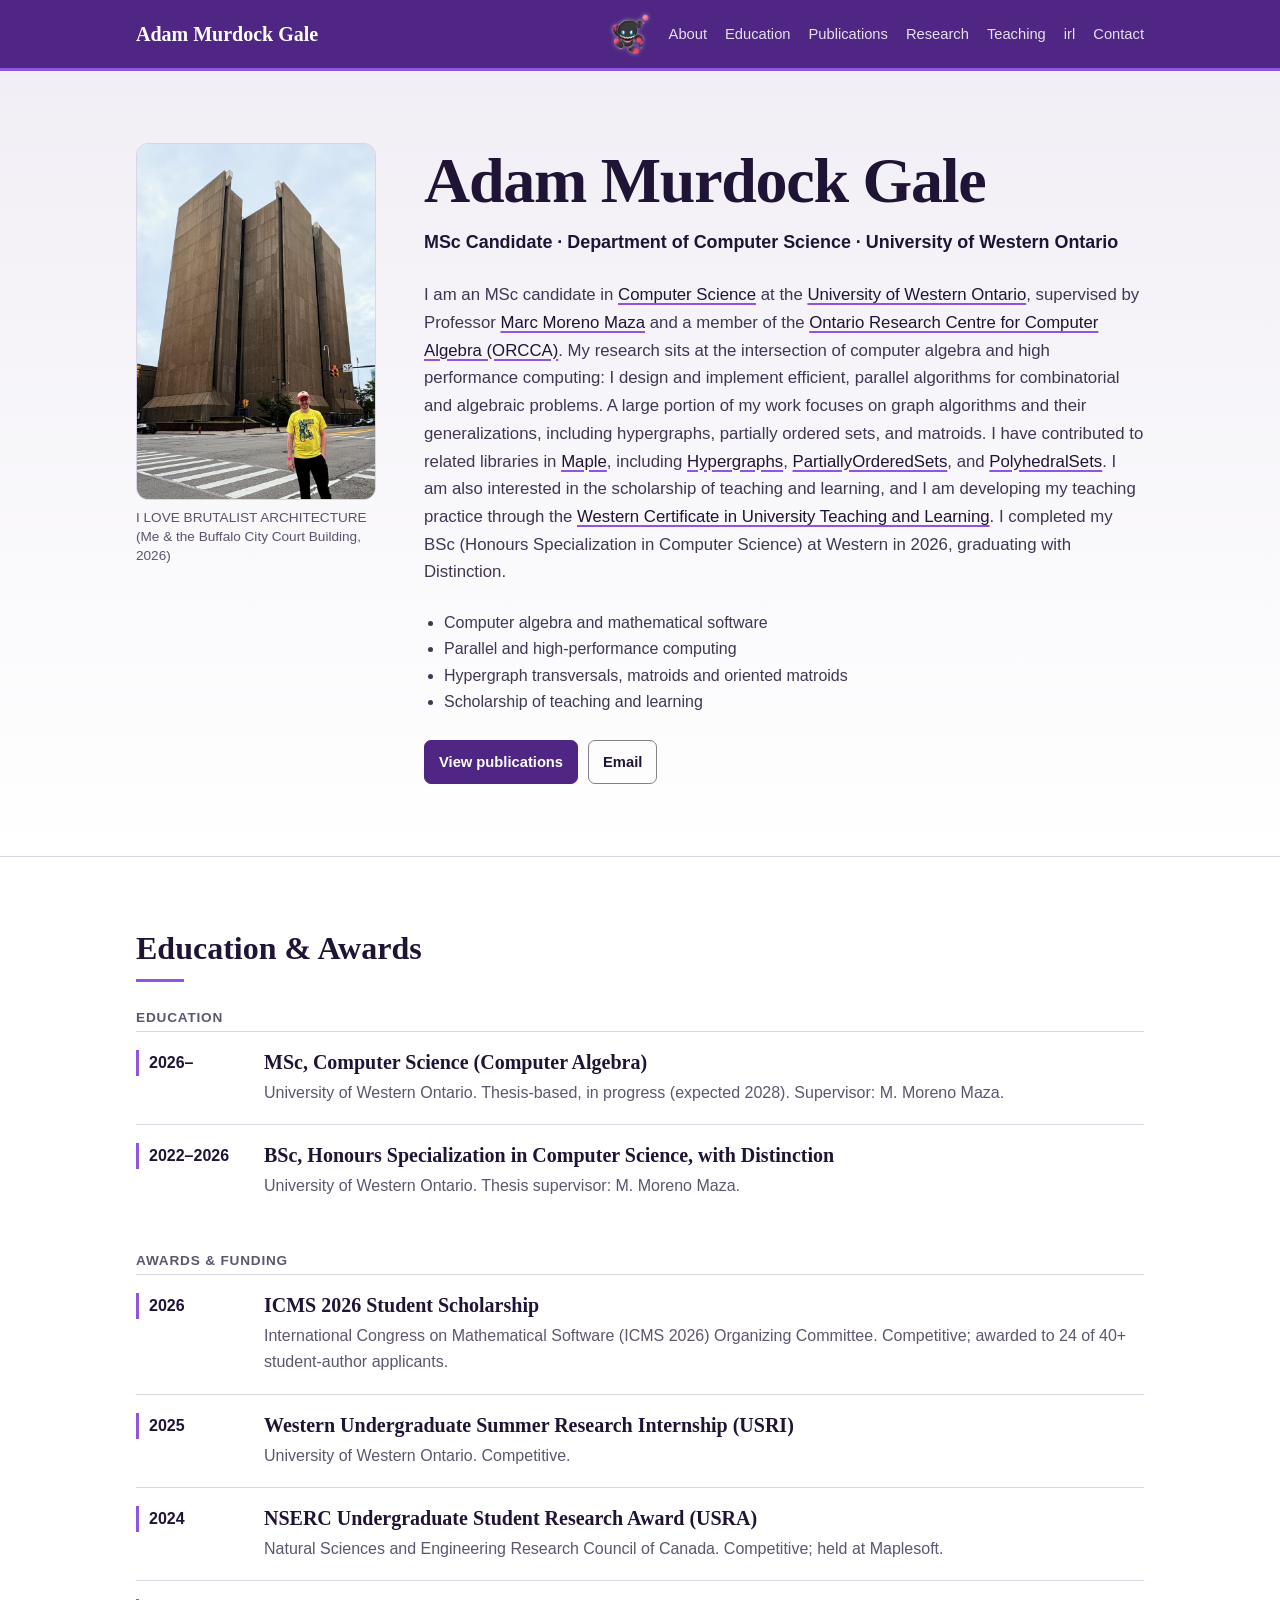
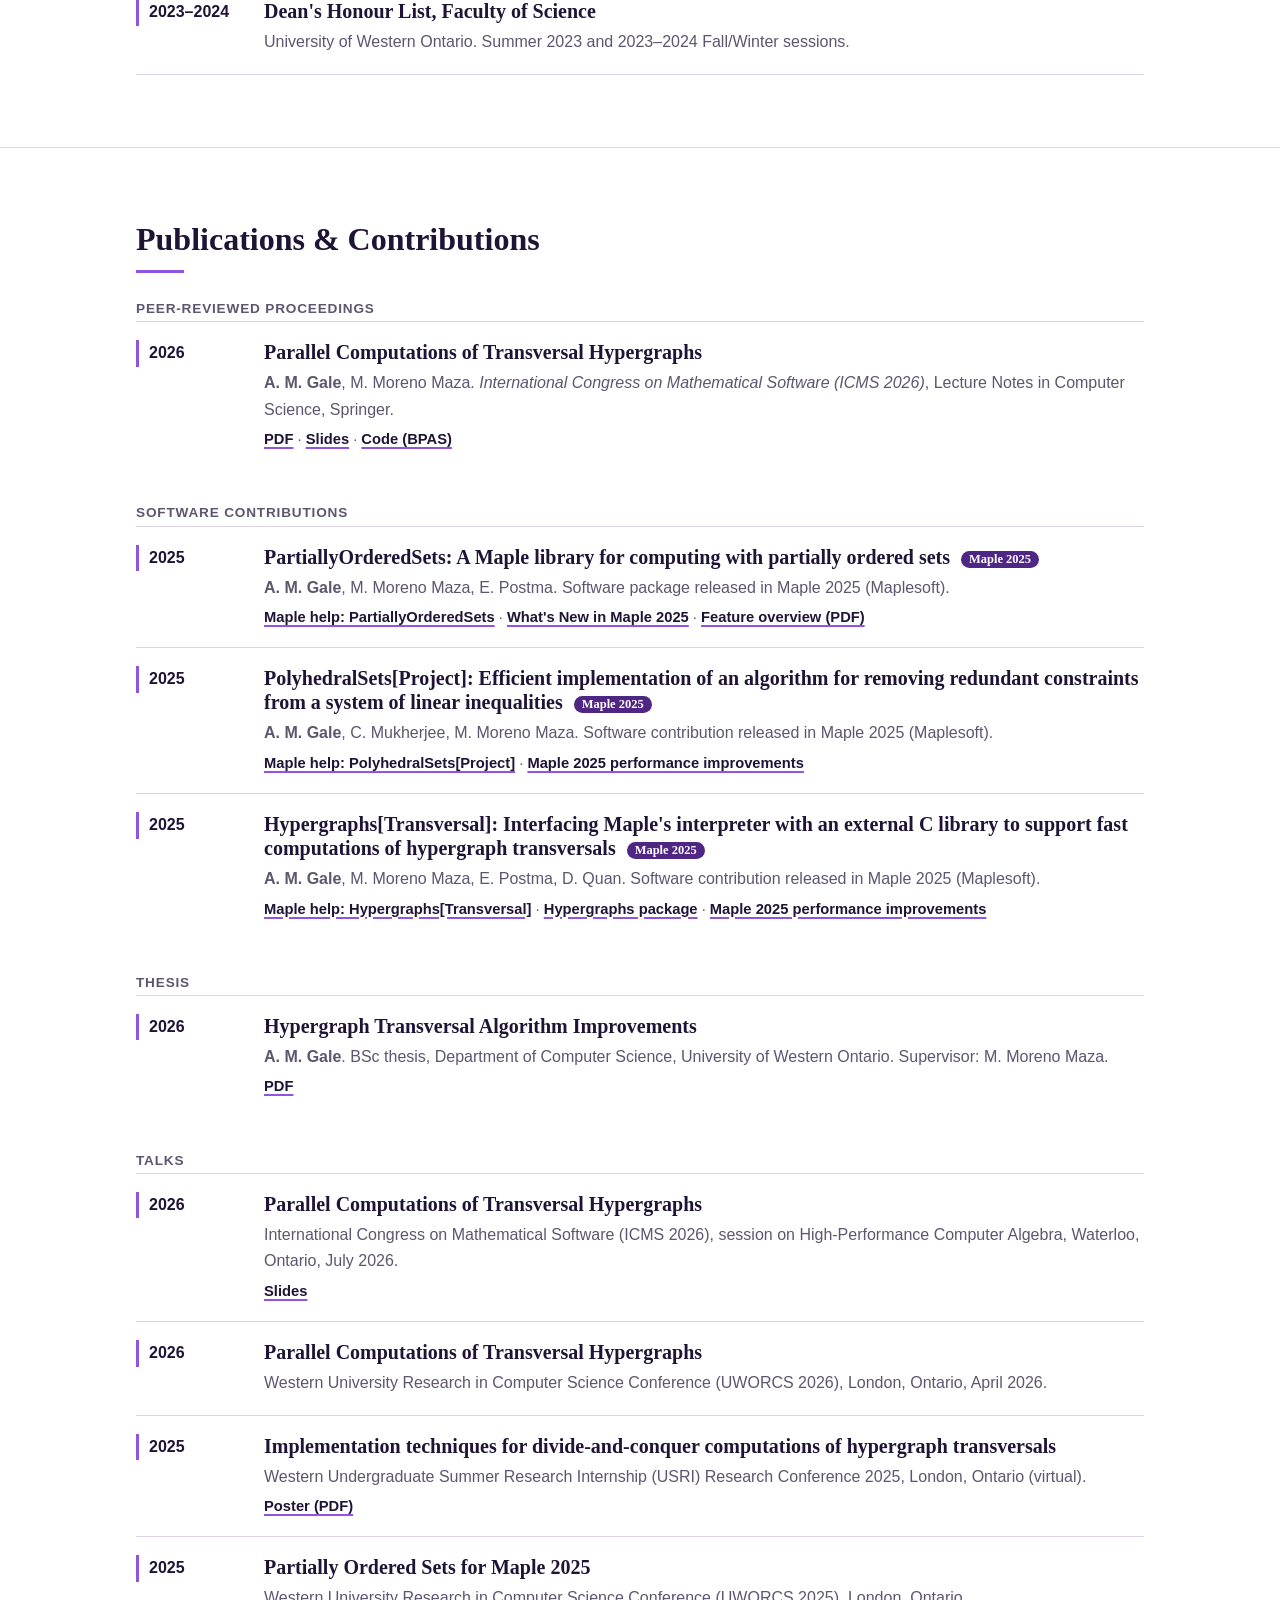
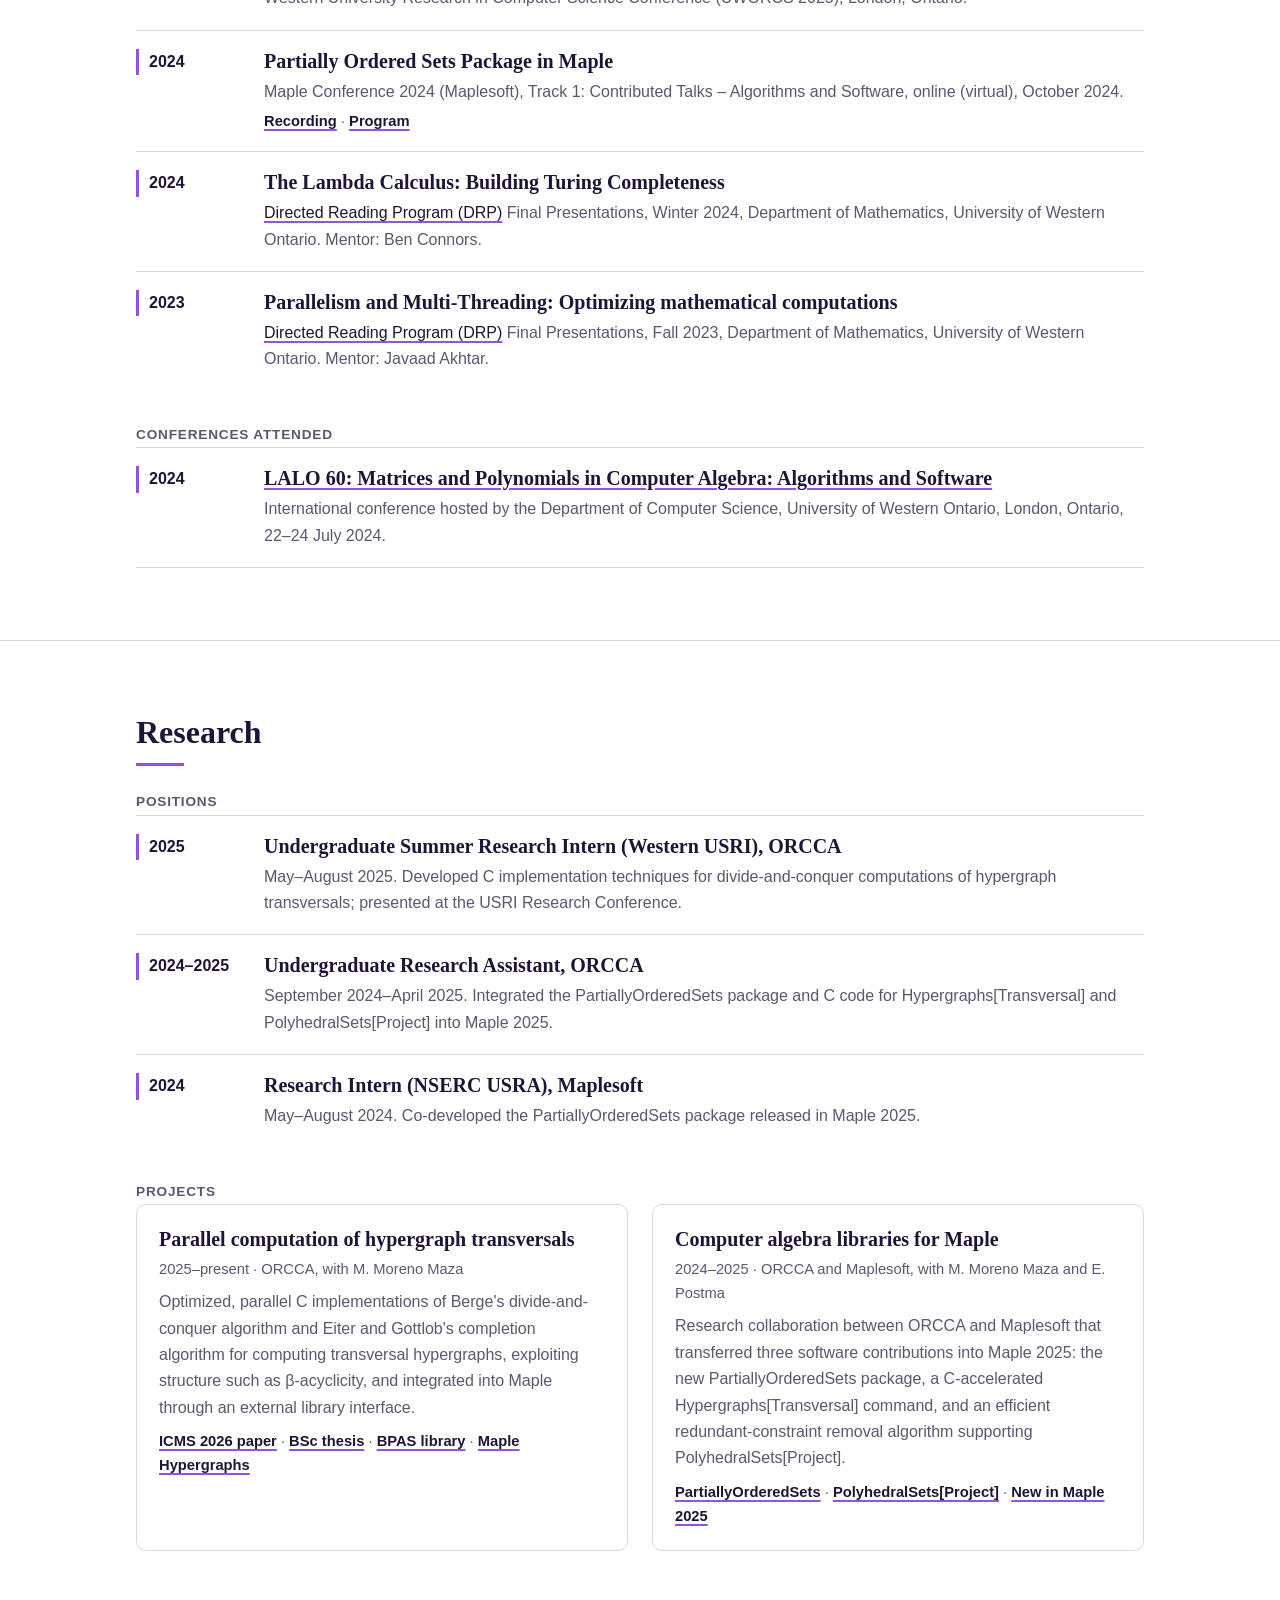
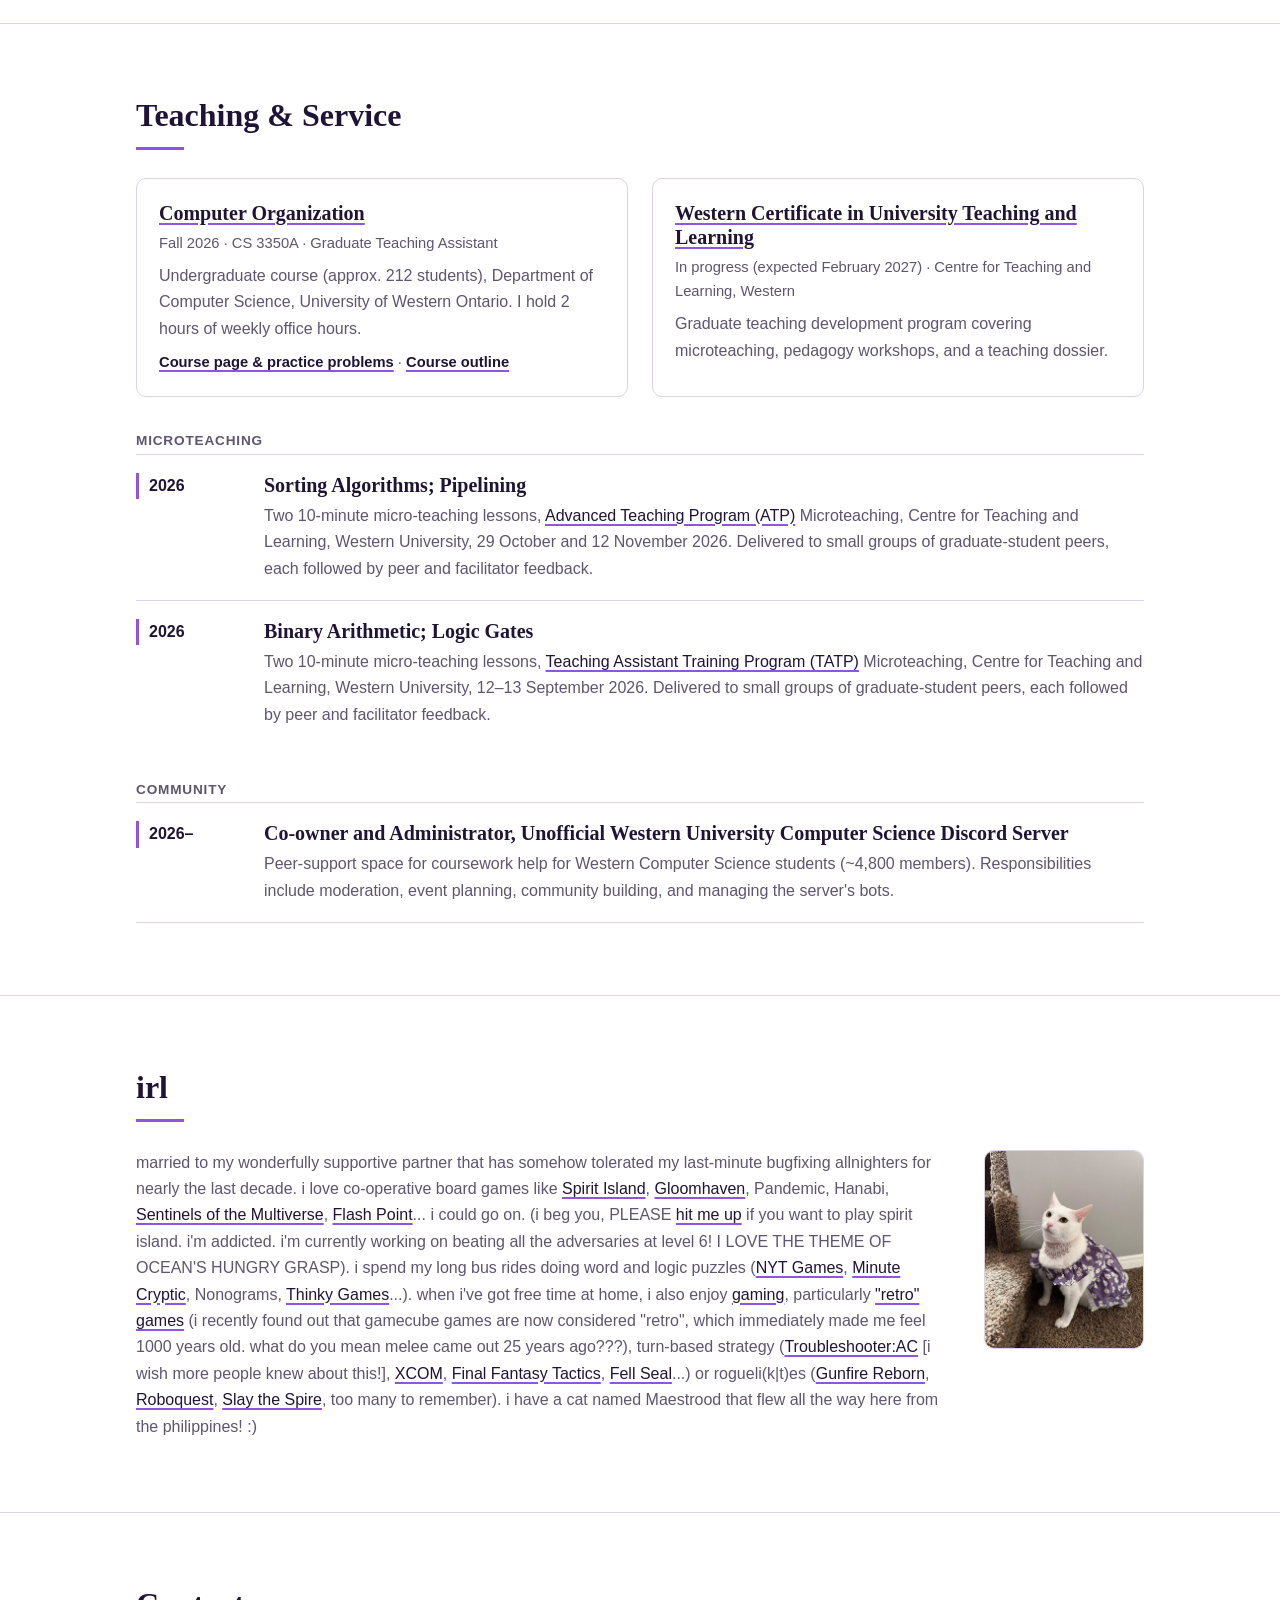
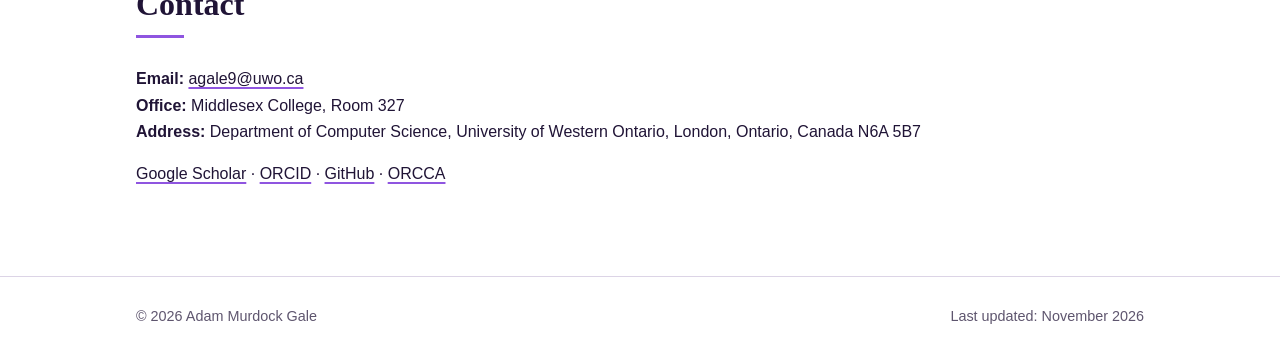
<file: index.html>
<!DOCTYPE html>
<html lang="en">
<head>
  <meta charset="UTF-8">
  <meta name="viewport" content="width=device-width, initial-scale=1.0">
  <meta name="description" content="Adam Murdock Gale — MSc candidate in Computer Science at the University of Western Ontario, working on computer algebra and high performance computing.">
  <title>Adam Murdock Gale — Academic Profile</title>
  <link rel="icon" href="favicon.ico" sizes="any">
  <link rel="icon" type="image/png" sizes="32x32" href="images/favicon-32.png">
  <link rel="apple-touch-icon" href="images/apple-touch-icon.png">
  <script>
    /* Pick the theme before first paint: saved choice, else the OS preference. */
    (function () {
      var t = null;
      try { t = localStorage.getItem("theme"); } catch (e) {}
      if (t !== "light" && t !== "dark") {
        t = window.matchMedia && window.matchMedia("(prefers-color-scheme: light)").matches ? "light" : "dark";
      }
      document.documentElement.setAttribute("data-theme", t);
    })();
  </script>
  <link rel="stylesheet" href="assets/site.css">
</head>
<body>
  <header>
    <nav class="container" aria-label="Primary navigation">
      <a class="brand" href="#top">Adam Murdock Gale</a>
      <div class="nav-right">
        <button class="theme-toggle" type="button" aria-label="Switch to dark mode" title="Switch to dark mode">
          <img class="chao chao-dark" src="images/dark-chao.png" alt="" width="37" height="40">
          <img class="chao chao-hero" src="images/hero-chao.png" alt="" width="23" height="40">
        </button>
        <div class="nav-links">
        <a href="#about">About</a>
        <a href="#education">Education</a>
        <a href="#publications">Publications</a>
        <a href="#projects">Research</a>
        <a href="#teaching">Teaching</a>
        <a href="#irl">irl</a>
        <a href="#contact">Contact</a>
        </div>
      </div>
    </nav>
  </header>

  <main>
    <section id="about">
      <div class="container hero">
        <figure class="portrait-figure">
          <img class="portrait" src="images/portrait.jpg" alt="Adam Murdock Gale standing in front of the Buffalo City Court Building" width="240" height="358">
          <figcaption>I LOVE BRUTALIST ARCHITECTURE<br>(Me &amp; the Buffalo City Court Building, 2026)</figcaption>
        </figure>
        <div>
          <h1>Adam Murdock Gale</h1>
          <div class="subtitle">MSc Candidate · Department of Computer Science · University of Western Ontario</div>
          <p class="bio">
            I am an MSc candidate in <a href="https://www.csd.uwo.ca/">Computer Science</a> at the
            <a href="https://www.uwo.ca/">University of Western Ontario</a>,
            supervised by Professor <a href="https://www.csd.uwo.ca/~mmorenom/">Marc Moreno Maza</a> and a member of the
            <a href="https://orcca.on.ca/">Ontario Research Centre for Computer Algebra (ORCCA)</a>.
            My research sits at the intersection of computer algebra and high performance computing:
            I design and implement efficient, parallel algorithms for combinatorial and algebraic
            problems. A large portion of my work focuses on graph algorithms and their generalizations,
            including hypergraphs, partially ordered sets, and matroids. I have contributed to related
            libraries in <a href="https://www.maplesoft.com/products/maple/">Maple</a>, including
            <a href="https://www.maplesoft.com/support/help/maple/view.aspx?path=Hypergraphs">Hypergraphs</a>,
            <a href="https://www.maplesoft.com/support/help/maple/view.aspx?path=PartiallyOrderedSets">PartiallyOrderedSets</a>, and
            <a href="https://www.maplesoft.com/support/help/maple/view.aspx?path=PolyhedralSets">PolyhedralSets</a>. I am also interested in the scholarship of
            teaching and learning, and I am developing my teaching practice through the
            <a href="https://teaching.uwo.ca/programming/graduate-students/wcutl/index.html">Western
            Certificate in University Teaching and Learning</a>. I completed my BSc (Honours Specialization in
            Computer Science) at Western in 2026, graduating with Distinction.
          </p>
          <ul class="interests">
            <li>Computer algebra and mathematical software</li>
            <li>Parallel and high-performance computing</li>
            <li>Hypergraph transversals, matroids and oriented matroids</li>
            <li>Scholarship of teaching and learning</li>
          </ul>
          <div class="actions">
            <a class="button primary" href="#publications">View publications</a>
            <!-- <a class="button" href="cv.pdf">Download CV</a> -->
            <a class="button" href="mailto:agale9+website@uwo.ca">Email</a>
          </div>
        </div>
      </div>
    </section>

    <section id="education">
      <div class="container">
        <h2>Education &amp; Awards</h2>

        <h3 class="group">Education</h3>
        <article class="publication">
          <div class="year">2026&ndash;</div>
          <div>
            <h3>MSc, Computer Science (Computer Algebra)</h3>
            <p>University of Western Ontario. Thesis-based, in progress (expected 2028). Supervisor: M. Moreno Maza.</p>
          </div>
        </article>
        <article class="publication">
          <div class="year">2022&ndash;2026</div>
          <div>
            <h3>BSc, Honours Specialization in Computer Science, with Distinction</h3>
            <p>University of Western Ontario. Thesis supervisor: M. Moreno Maza.</p>
          </div>
        </article>

        <h3 class="group">Awards &amp; funding</h3>
        <article class="publication">
          <div class="year">2026</div>
          <div>
            <h3>ICMS 2026 Student Scholarship</h3>
            <p>International Congress on Mathematical Software (ICMS 2026) Organizing Committee. Competitive; awarded to 24 of 40+ student-author applicants.</p>
          </div>
        </article>
        <article class="publication">
          <div class="year">2025</div>
          <div>
            <h3>Western Undergraduate Summer Research Internship (USRI)</h3>
            <p>University of Western Ontario. Competitive.</p>
          </div>
        </article>
        <article class="publication">
          <div class="year">2024</div>
          <div>
            <h3>NSERC Undergraduate Student Research Award (USRA)</h3>
            <p>Natural Sciences and Engineering Research Council of Canada. Competitive; held at Maplesoft.</p>
          </div>
        </article>
        <article class="publication">
          <div class="year">2023&ndash;2024</div>
          <div>
            <h3>Dean's Honour List, Faculty of Science</h3>
            <p>University of Western Ontario. Summer 2023 and 2023&ndash;2024 Fall/Winter sessions.</p>
          </div>
        </article>
      </div>
    </section>

    <section id="publications">
      <div class="container">
        <h2>Publications &amp; Contributions</h2>

        <h3 class="group">Peer-reviewed proceedings</h3>
        <article class="publication">
          <div class="year">2026</div>
          <div>
            <h3>Parallel Computations of Transversal Hypergraphs</h3>
            <p><strong>A. M. Gale</strong>, M. Moreno Maza. <em>International Congress on Mathematical Software (ICMS 2026)</em>, Lecture Notes in Computer Science, Springer.</p>
            <p class="links"><a href="https://icms-conference.org/2026/papers/paper63/main.pdf">PDF</a> · <a href="papers/Gale_ICMS_2026_Slides.pdf">Slides</a> · <a href="https://www.bpaslib.org/">Code (BPAS)</a></p>
          </div>
        </article>

        <h3 class="group">Software contributions</h3>
        <article class="publication">
          <div class="year">2025</div>
          <div>
            <h3>PartiallyOrderedSets: A Maple library for computing with partially ordered sets <span class="tag">Maple 2025</span></h3>
            <p><strong>A. M. Gale</strong>, M. Moreno Maza, E. Postma. Software package released in Maple 2025 (Maplesoft).</p>
            <p class="links"><a href="https://www.maplesoft.com/support/help/maple/view.aspx?path=PartiallyOrderedSets">Maple help: PartiallyOrderedSets</a> · <a href="https://www.maplesoft.com/support/help/maple/view.aspx?path=updates/Maple2025/AdvancedMath#bkmrk0">What's New in Maple 2025</a> · <a href="https://www.maplesoft.com/products/maple/new_features/Maple2025/PDFs/Maple2025-AdvancedMath.pdf">Feature overview (PDF)</a></p>
          </div>
        </article>
        <article class="publication">
          <div class="year">2025</div>
          <div>
            <h3>PolyhedralSets[Project]: Efficient implementation of an algorithm for removing redundant constraints from a system of linear inequalities <span class="tag">Maple 2025</span></h3>
            <p><strong>A. M. Gale</strong>, C. Mukherjee, M. Moreno Maza. Software contribution released in Maple 2025 (Maplesoft).</p>
            <p class="links"><a href="https://www.maplesoft.com/support/help/maple/view.aspx?path=PolyhedralSets/Project">Maple help: PolyhedralSets[Project]</a> · <a href="https://www.maplesoft.com/products/maple/new_features/maple2025/#collapse12">Maple 2025 performance improvements</a></p>
          </div>
        </article>
        <article class="publication">
          <div class="year">2025</div>
          <div>
            <h3>Hypergraphs[Transversal]: Interfacing Maple's interpreter with an external C library to support fast computations of hypergraph transversals <span class="tag">Maple 2025</span></h3>
            <p><strong>A. M. Gale</strong>, M. Moreno Maza, E. Postma, D. Quan. Software contribution released in Maple 2025 (Maplesoft).</p>
            <p class="links"><a href="https://www.maplesoft.com/support/help/maple/view.aspx?path=Hypergraphs/Transversal">Maple help: Hypergraphs[Transversal]</a> · <a href="https://www.maplesoft.com/support/help/maple/view.aspx?path=Hypergraphs">Hypergraphs package</a> · <a href="https://www.maplesoft.com/products/maple/new_features/maple2025/#collapse12">Maple 2025 performance improvements</a></p>
          </div>
        </article>

        <h3 class="group">Thesis</h3>
        <article class="publication">
          <div class="year">2026</div>
          <div>
            <h3>Hypergraph Transversal Algorithm Improvements</h3>
            <p><strong>A. M. Gale</strong>. BSc thesis, Department of Computer Science, University of Western Ontario. Supervisor: M. Moreno Maza.</p>
            <p class="links"><a href="papers/Gale_BSc_Thesis_2026.pdf">PDF</a></p>
          </div>
        </article>

        <h3 class="group">Talks</h3>
        <article class="publication">
          <div class="year">2026</div>
          <div>
            <h3>Parallel Computations of Transversal Hypergraphs</h3>
            <p>International Congress on Mathematical Software (ICMS 2026), session on High-Performance Computer Algebra, Waterloo, Ontario, July 2026.</p>
            <p class="links"><a href="papers/Gale_ICMS_2026_Slides.pdf">Slides</a></p>
          </div>
        </article>
        <article class="publication">
          <div class="year">2026</div>
          <div>
            <h3>Parallel Computations of Transversal Hypergraphs</h3>
            <p>Western University Research in Computer Science Conference (UWORCS 2026), London, Ontario, April 2026.</p>
          </div>
        </article>
        <article class="publication">
          <div class="year">2025</div>
          <div>
            <h3>Implementation techniques for divide-and-conquer computations of hypergraph transversals</h3>
            <p>Western Undergraduate Summer Research Internship (USRI) Research Conference 2025, London, Ontario (virtual).</p>
            <p class="links"><a href="papers/Gale_USRI_2025_Poster.pdf">Poster (PDF)</a></p>
          </div>
        </article>
        <article class="publication">
          <div class="year">2025</div>
          <div>
            <h3>Partially Ordered Sets for Maple 2025</h3>
            <p>Western University Research in Computer Science Conference (UWORCS 2025), London, Ontario.</p>
          </div>
        </article>
        <article class="publication">
          <div class="year">2024</div>
          <div>
            <h3>Partially Ordered Sets Package in Maple</h3>
            <p>Maple Conference 2024 (Maplesoft), Track 1: Contributed Talks &ndash; Algorithms and Software, online (virtual), October 2024.</p>
            <p class="links"><a href="https://www.youtube.com/watch?v=6rPmoKFoSDk&amp;list=PLlcD7K2JXjTBMZjtUhEOtF2hUIQ_5LGUR&amp;index=5">Recording</a> · <a href="https://www.maplesoft.com/mapleconference/2024/full-program.aspx">Program</a></p>
          </div>
        </article>
        <article class="publication">
          <div class="year">2024</div>
          <div>
            <h3>The Lambda Calculus: Building Turing Completeness</h3>
            <p><a href="https://www.math.uwo.ca/undergraduate/current_students/directed_reading_program.html">Directed Reading Program (DRP)</a> Final Presentations, Winter 2024, Department of Mathematics, University of Western Ontario. Mentor: Ben Connors.</p>
          </div>
        </article>
        <article class="publication">
          <div class="year">2023</div>
          <div>
            <h3>Parallelism and Multi-Threading: Optimizing mathematical computations</h3>
            <p><a href="https://www.math.uwo.ca/undergraduate/current_students/directed_reading_program.html">Directed Reading Program (DRP)</a> Final Presentations, Fall 2023, Department of Mathematics, University of Western Ontario. Mentor: Javaad Akhtar.</p>
          </div>
        </article>

        <h3 class="group">Conferences attended</h3>
        <article class="publication">
          <div class="year">2024</div>
          <div>
            <h3><a href="https://www.orcca.on.ca/conferences/lalo60/Lalo60.html">LALO 60: Matrices and Polynomials in Computer Algebra: Algorithms and Software</a></h3>
            <p>International conference hosted by the Department of Computer Science, University of Western Ontario, London, Ontario, 22&ndash;24 July 2024.</p>
          </div>
        </article>
      </div>
    </section>

    <section id="projects">
      <div class="container">
        <h2>Research</h2>

        <h3 class="group">Positions</h3>
        <article class="publication">
          <div class="year">2025</div>
          <div>
            <h3>Undergraduate Summer Research Intern (Western USRI), ORCCA</h3>
            <p>May&ndash;August 2025. Developed C implementation techniques for divide-and-conquer computations of hypergraph transversals; presented at the USRI Research Conference.</p>
          </div>
        </article>
        <article class="publication">
          <div class="year">2024&ndash;2025</div>
          <div>
            <h3>Undergraduate Research Assistant, ORCCA</h3>
            <p>September 2024&ndash;April 2025. Integrated the PartiallyOrderedSets package and C code for Hypergraphs[Transversal] and PolyhedralSets[Project] into Maple 2025.</p>
          </div>
        </article>
        <article class="publication">
          <div class="year">2024</div>
          <div>
            <h3>Research Intern (NSERC USRA), Maplesoft</h3>
            <p>May&ndash;August 2024. Co-developed the PartiallyOrderedSets package released in Maple 2025.</p>
          </div>
        </article>

        <h3 class="group">Projects</h3>
        <div class="grid">
          <article class="card">
            <h3>Parallel computation of hypergraph transversals</h3>
            <div class="meta">2025–present · ORCCA, with M. Moreno Maza</div>
            <p>Optimized, parallel C implementations of Berge's divide-and-conquer algorithm and
              Eiter and Gottlob's completion algorithm for computing transversal hypergraphs,
              exploiting structure such as &beta;-acyclicity, and integrated into Maple through
              an external library interface.</p>
            <p class="links"><a href="https://icms-conference.org/2026/papers/paper63/main.pdf">ICMS 2026 paper</a> · <a href="papers/Gale_BSc_Thesis_2026.pdf">BSc thesis</a> · <a href="https://www.bpaslib.org/">BPAS library</a> · <a href="https://www.maplesoft.com/support/help/maple/view.aspx?path=Hypergraphs">Maple Hypergraphs</a></p>
          </article>
          <article class="card">
            <h3>Computer algebra libraries for Maple</h3>
            <div class="meta">2024–2025 · ORCCA and Maplesoft, with M. Moreno Maza and E. Postma</div>
            <p>Research collaboration between ORCCA and Maplesoft that transferred three software
              contributions into Maple 2025: the new PartiallyOrderedSets package, a C-accelerated
              Hypergraphs[Transversal] command, and an efficient redundant-constraint removal
              algorithm supporting PolyhedralSets[Project].</p>
            <p class="links"><a href="https://www.maplesoft.com/support/help/maple/view.aspx?path=PartiallyOrderedSets">PartiallyOrderedSets</a> · <a href="https://www.maplesoft.com/support/help/maple/view.aspx?path=PolyhedralSets/Project">PolyhedralSets[Project]</a> · <a href="https://www.maplesoft.com/products/maple/new_features/maple2025/">New in Maple 2025</a></p>
          </article>
        </div>
      </div>
    </section>

    <section id="teaching">
      <div class="container">
        <h2>Teaching &amp; Service</h2>
        <div class="grid">
          <article class="card">
            <h3><a href="teaching/3350/">Computer Organization</a></h3>
            <div class="meta">Fall 2026 · CS 3350A · Graduate Teaching Assistant</div>
            <p>Undergraduate course (approx. 212 students), Department of Computer Science, University of Western Ontario. I hold 2 hours of weekly office hours.</p>
            <p class="links"><a href="teaching/3350/">Course page &amp; practice problems</a> · <a href="other/CS3350-Outline-Fall-2026.html">Course outline</a></p>
          </article>
          <article class="card">
            <h3><a href="https://teaching.uwo.ca/programming/graduate-students/wcutl/index.html">Western Certificate in University Teaching and Learning</a></h3>
            <div class="meta">In progress (expected February 2027) · Centre for Teaching and Learning, Western</div>
            <p>Graduate teaching development program covering microteaching, pedagogy workshops,
              and a teaching dossier.</p>
          </article>
        </div>

        <h3 class="group">Microteaching</h3>
        <article class="publication">
          <div class="year">2026</div>
          <div>
            <h3>Sorting Algorithms; Pipelining</h3>
            <p>Two 10-minute micro-teaching lessons, <a href="https://teaching.uwo.ca/programming/graduate-students/wcutl/microteaching-programs.html">Advanced Teaching Program (ATP)</a> Microteaching, Centre for Teaching and Learning, Western University, 29 October and 12 November 2026. Delivered to small groups of graduate-student peers, each followed by peer and facilitator feedback.</p>
          </div>
        </article>
        <article class="publication">
          <div class="year">2026</div>
          <div>
            <h3>Binary Arithmetic; Logic Gates</h3>
            <p>Two 10-minute micro-teaching lessons, <a href="https://teaching.uwo.ca/programming/graduate-students/wcutl/microteaching-programs.html">Teaching Assistant Training Program (TATP)</a> Microteaching, Centre for Teaching and Learning, Western University, 12&ndash;13 September 2026. Delivered to small groups of graduate-student peers, each followed by peer and facilitator feedback.</p>
          </div>
        </article>

        <h3 class="group">Community</h3>
        <article class="publication">
          <div class="year">2026&ndash;</div>
          <div>
            <h3>Co-owner and Administrator, Unofficial Western University Computer Science Discord Server</h3>
            <p>Peer-support space for coursework help for Western Computer Science students (~4,800 members). Responsibilities include moderation, event planning, community building, and managing the server's bots.</p>
          </div>
        </article>
      </div>
    </section>

    <section id="irl">
      <div class="container">
        <h2>irl</h2>
        <div class="irl">
        <p class="personal">married to my wonderfully supportive partner that has somehow tolerated my last-minute bugfixing allnighters for nearly the last decade. i love co-operative board games like <a href="https://store.steampowered.com/app/1236720/">Spirit Island</a>, <a href="https://store.steampowered.com/app/780290/">Gloomhaven</a>, Pandemic, Hanabi, <a href="https://store.steampowered.com/app/337150/">Sentinels of the Multiverse</a>, <a href="https://store.steampowered.com/app/654220/">Flash Point</a>... i could go on. (i beg you, PLEASE <a href="mailto:agale9+website@uwo.ca">hit me up</a> if you want to play spirit island. i'm addicted. i'm currently working on beating all the adversaries at level 6! I LOVE THE THEME OF OCEAN'S HUNGRY GRASP). i spend my long bus rides doing word and logic puzzles (<a href="https://www.nytimes.com/crosswords">NYT Games</a>, <a href="https://www.minutecryptic.com/">Minute Cryptic</a>, Nonograms, <a href="https://thinkygames.com/">Thinky Games</a>...). when i've got free time at home, i also enjoy <a href="https://steamcommunity.com/id/maestrood">gaming</a>, particularly <a href="https://retroachievements.org/user/maestrood">"retro" games</a> (i recently found out that gamecube games are now considered "retro", which immediately made me feel 1000 years old. what do you mean melee came out 25 years ago???), turn-based strategy (<a href="https://store.steampowered.com/app/470310/">Troubleshooter:AC</a> [i wish more people knew about this!], <a href="https://store.steampowered.com/franchise/XCOM">XCOM</a>, <a href="https://store.steampowered.com/app/1004640/">Final Fantasy Tactics</a>, <a href="https://store.steampowered.com/app/699170/">Fell Seal</a>...) or rogueli(k|t)es (<a href="https://store.steampowered.com/app/1217060/">Gunfire Reborn</a>, <a href="https://store.steampowered.com/app/692890/">Roboquest</a>, <a href="https://store.steampowered.com/app/646570/">Slay the Spire</a>, too many to remember). i have a cat named Maestrood that flew all the way here from the philippines! :)</p>
        <img class="cat" src="images/cat-small.jpg" alt="Maestrood the cat wearing a purple daisy dress and a jewelled collar" width="160" height="200">
        </div>
      </div>
    </section>

    <!-- News section hidden until there are items to add.
    <section id="news">
      <div class="container">
        <h2>News</h2>
        <div class="news-item">
          <div class="news-date">Month Year</div>
          <div>Update text.</div>
        </div>
      </div>
    </section>
    -->

    <section id="contact">
      <div class="container">
        <h2>Contact</h2>
        <p>
          <strong>Email:</strong> <a href="mailto:agale9+website@uwo.ca">agale9@uwo.ca</a><br>
          <strong>Office:</strong> Middlesex College, Room 327<br>
          <strong>Address:</strong> Department of Computer Science, University of Western Ontario, London, Ontario, Canada N6A 5B7
        </p>
        <p>
          <a href="https://scholar.google.ca/citations?user=vX6r0oEAAAAJ">Google Scholar</a> ·
          <a href="https://orcid.org/0009-0008-1850-6006">ORCID</a> ·
          <a href="https://github.com/MaestroOD">GitHub</a> ·
          <a href="https://orcca.on.ca/">ORCCA</a>
        </p>
      </div>
    </section>
  </main>

  <footer>
    <div class="container">
      <span>© <span id="year">2026</span> Adam Murdock Gale</span>
      <span>Last updated: November 2026</span>
    </div>
  </footer>

  <script src="assets/theme.js"></script>
  <script>
    document.getElementById("year").textContent = new Date().getFullYear();
  </script>
</body>
</html>
</file>
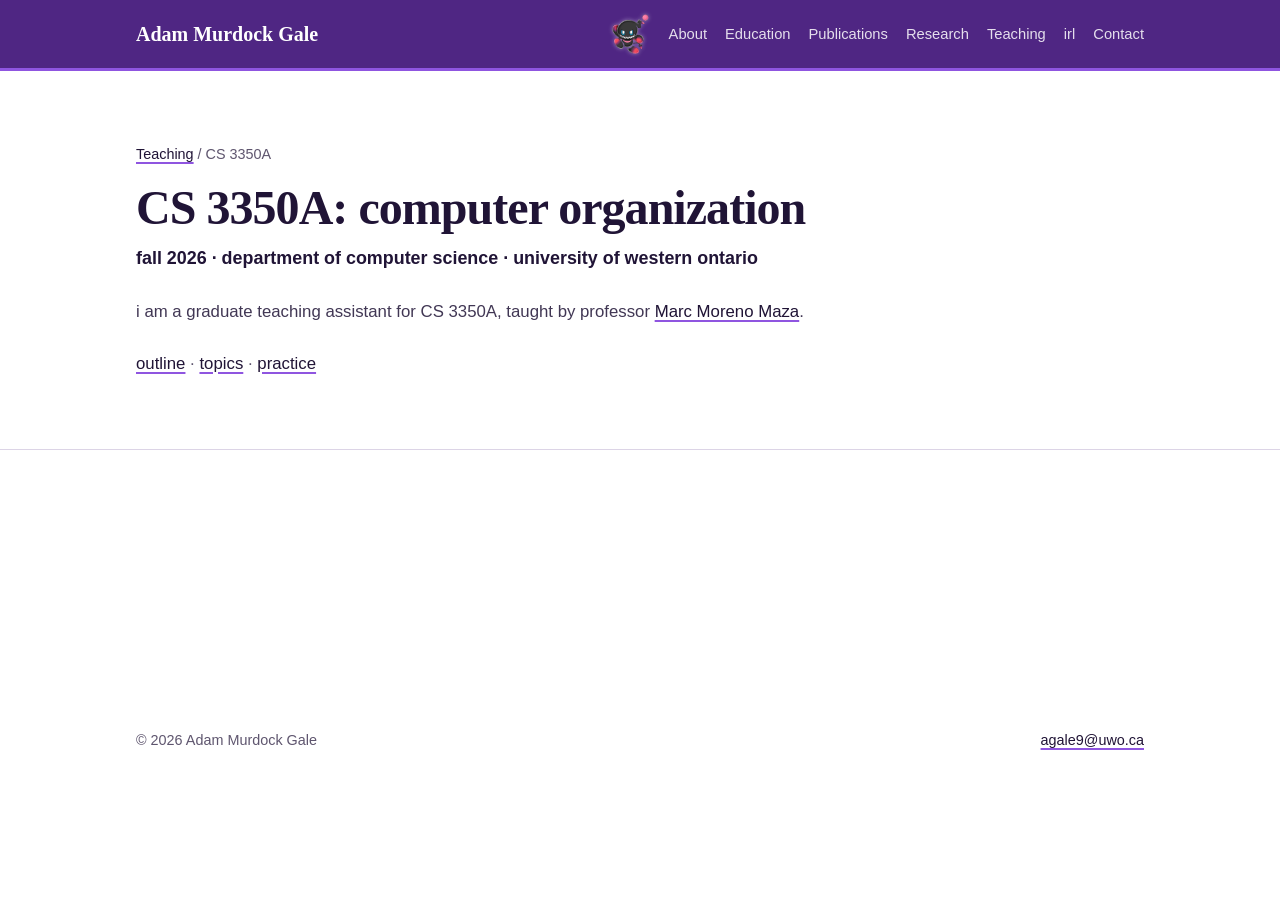
<file: teaching/3350/index.html>
<!DOCTYPE html>
<html lang="en">
<head>
  <meta charset="UTF-8">
  <meta name="viewport" content="width=device-width, initial-scale=1.0">
  <meta name="description" content="CS 3350A Computer Organization (Fall 2026, Western University): topic summaries and practice problems from Adam Murdock Gale, Graduate Teaching Assistant.">
  <title>CS 3350A — Adam Murdock Gale</title>
  <link rel="icon" href="../../favicon.ico" sizes="any">
  <link rel="icon" type="image/png" sizes="32x32" href="../../images/favicon-32.png">
  <link rel="apple-touch-icon" href="../../images/apple-touch-icon.png">
  <script>
    /* Pick the theme before first paint: saved choice, else the OS preference. */
    (function () {
      var t = null;
      try { t = localStorage.getItem("theme"); } catch (e) {}
      if (t !== "light" && t !== "dark") {
        t = window.matchMedia && window.matchMedia("(prefers-color-scheme: light)").matches ? "light" : "dark";
      }
      document.documentElement.setAttribute("data-theme", t);
    })();
  </script>
  <link rel="stylesheet" href="../../assets/site.css">
</head>
<body>
  <header>
    <nav class="container" aria-label="Primary navigation">
      <a class="brand" href="../../">Adam Murdock Gale</a>
      <div class="nav-right">
        <button class="theme-toggle" type="button" aria-label="Switch to dark mode" title="Switch to dark mode">
          <img class="chao chao-dark" src="../../images/dark-chao.png" alt="" width="37" height="40">
          <img class="chao chao-hero" src="../../images/hero-chao.png" alt="" width="23" height="40">
        </button>
        <div class="nav-links">
        <a href="../../#about">About</a>
        <a href="../../#education">Education</a>
        <a href="../../#publications">Publications</a>
        <a href="../../#projects">Research</a>
        <a href="../../#teaching">Teaching</a>
        <a href="../../#irl">irl</a>
        <a href="../../#contact">Contact</a>
        </div>
      </div>
    </nav>
  </header>

  <main>
    <section id="course">
      <div class="container">
        <p class="breadcrumb"><a href="../../#teaching">Teaching</a> / CS 3350A</p>
        <h1 class="page-title">CS 3350A: computer organization</h1>
        <div class="subtitle">fall 2026 · department of computer science · university of western ontario</div>
        <p class="bio">
          i am a graduate teaching assistant for CS 3350A, taught by professor
          <a href="https://www.csd.uwo.ca/~mmorenom/">Marc Moreno Maza</a>.
        </p>
        <p class="course-links">
          <a href="../../other/CS3350-Outline-Fall-2026.html">outline</a> ·
          <a href="topics/">topics</a> ·
          <a href="practice/">practice</a>
        </p>
      </div>
    </section>
  </main>

  <footer>
    <div class="container">
      <span>© <span id="year">2026</span> Adam Murdock Gale</span>
      <span><a href="mailto:agale9+website@uwo.ca">agale9@uwo.ca</a></span>
    </div>
  </footer>

  <script src="../../assets/theme.js"></script>
  <script>
    document.getElementById("year").textContent = new Date().getFullYear();
  </script>
</body>
</html>
</file>
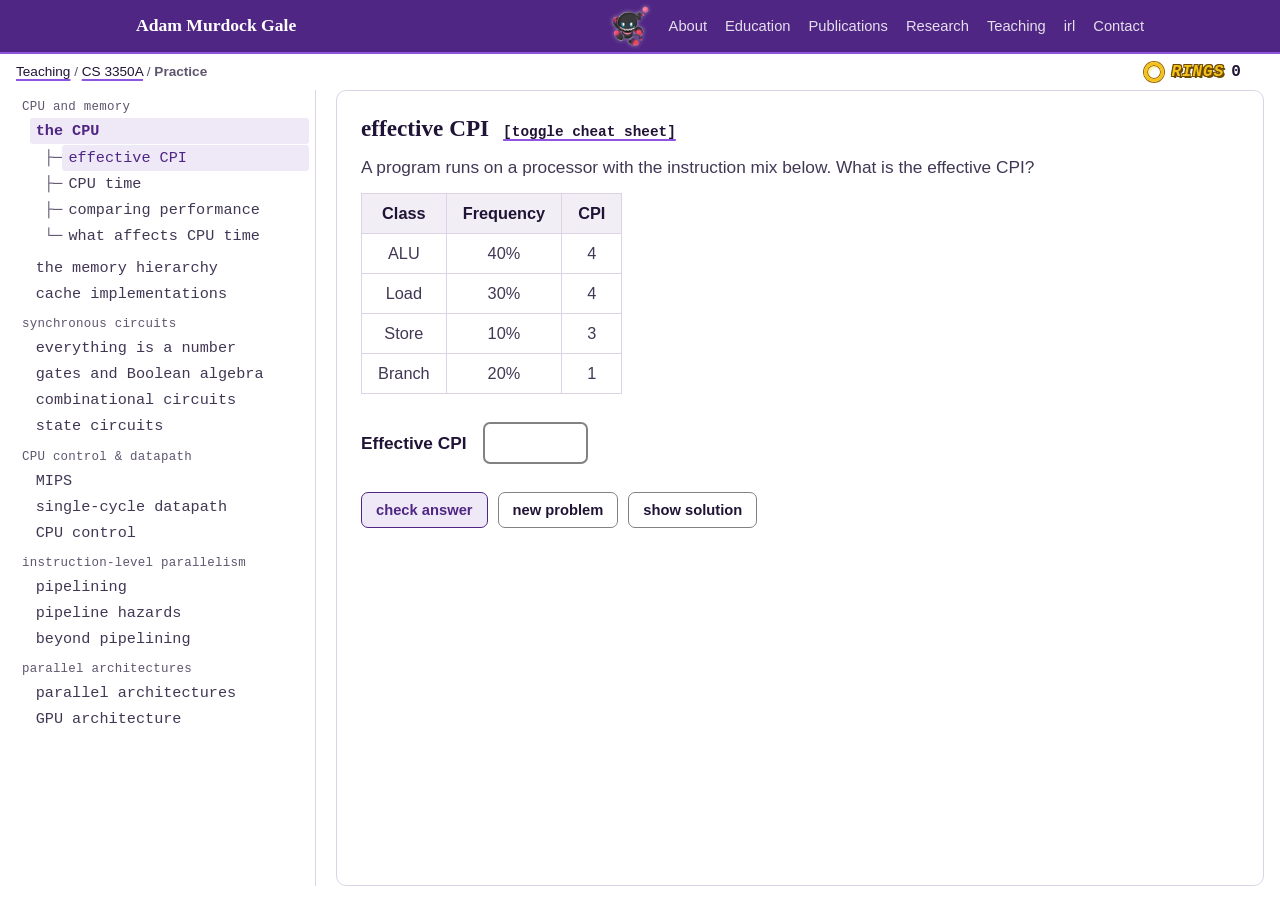
<file: teaching/3350/practice/index.html>
<!DOCTYPE html>
<html lang="en">
<head>
  <meta charset="UTF-8">
  <meta name="viewport" content="width=device-width, initial-scale=1.0">
  <meta name="description" content="CS 3350A Computer Organization: randomly generated practice problems with instant feedback.">
  <title>Practice — CS 3350A — Adam Murdock Gale</title>
  <link rel="icon" href="../../../favicon.ico" sizes="any">
  <link rel="icon" type="image/png" sizes="32x32" href="../../../images/favicon-32.png">
  <link rel="apple-touch-icon" href="../../../images/apple-touch-icon.png">
  <script>
    /* Pick the theme before first paint: saved choice, else the OS preference. */
    (function () {
      var t = null;
      try { t = localStorage.getItem("theme"); } catch (e) {}
      if (t !== "light" && t !== "dark") {
        t = window.matchMedia && window.matchMedia("(prefers-color-scheme: light)").matches ? "light" : "dark";
      }
      document.documentElement.setAttribute("data-theme", t);
    })();
  </script>
  <link rel="stylesheet" href="../../../assets/site.css">
</head>
<body class="app">
  <header>
    <nav class="container" aria-label="Primary navigation">
      <a class="brand" href="../../../">Adam Murdock Gale</a>
      <div class="nav-right">
        <button class="theme-toggle" type="button" aria-label="Switch to dark mode" title="Switch to dark mode">
          <img class="chao chao-dark" src="../../../images/dark-chao.png" alt="" width="37" height="40">
          <img class="chao chao-hero" src="../../../images/hero-chao.png" alt="" width="23" height="40">
        </button>
        <div class="nav-links">
        <a href="../../../#about">About</a>
        <a href="../../../#education">Education</a>
        <a href="../../../#publications">Publications</a>
        <a href="../../../#projects">Research</a>
        <a href="../../../#teaching">Teaching</a>
        <a href="../../../#irl">irl</a>
        <a href="../../../#contact">Contact</a>
        </div>
      </div>
    </nav>
  </header>

  <main>
    <section id="practice" class="practice-app">
      <div class="practice-bar container">
        <p class="breadcrumb"><a href="../../../#teaching">Teaching</a> / <a href="../">CS 3350A</a> / <strong>Practice</strong></p>
        <div class="ring-count" id="ring-count" title="rings: +5 for a right answer, a miss loses half">
          <span class="ring-icon" aria-hidden="true"><span class="ring-spin"></span></span>
          <span class="ring-label">RINGS</span>
          <span class="ring-num" id="ring-num" aria-live="polite">0</span>
        </div>
        <button class="menu-toggle" id="menu-toggle" type="button" aria-controls="practice-menu" aria-expanded="false">☰ <span id="menu-toggle-label">topics</span></button>
      </div>
      <noscript><p class="container">the practice problems need javascript.</p></noscript>

      <div class="practice-layout container">
          <nav class="practice-menu" id="practice-menu" aria-label="Topics and problems"></nav>
          <article class="problem-panel" id="problem-panel" aria-labelledby="problem-title">
            <div class="problem-head">
              <h2 id="problem-title">Problem</h2>
              <button class="cheat-btn" id="cheat-btn" type="button" aria-expanded="false" aria-controls="cheat-pop" hidden>[toggle cheat sheet]</button>
              <div class="cheat-pop" id="cheat-pop" role="dialog" aria-label="Exam cheat sheet" hidden></div>
            </div>
            <div id="problem-body"></div>
          </article>
      </div>
    </section>
  </main>

  <footer>
    <div class="container">
      <span>© <span id="year">2026</span> Adam Murdock Gale</span>
      <span><a href="mailto:agale9+website@uwo.ca">agale9@uwo.ca</a></span>
    </div>
  </footer>

  <script src="../../../assets/theme.js"></script>
  <script src="../topics.js"></script>
  <script src="../generators.js"></script>
  <script src="../cheatsheet.js"></script>
  <script src="../practice.js"></script>
  <script>
    document.getElementById("year").textContent = new Date().getFullYear();
  </script>
</body>
</html>
</file>
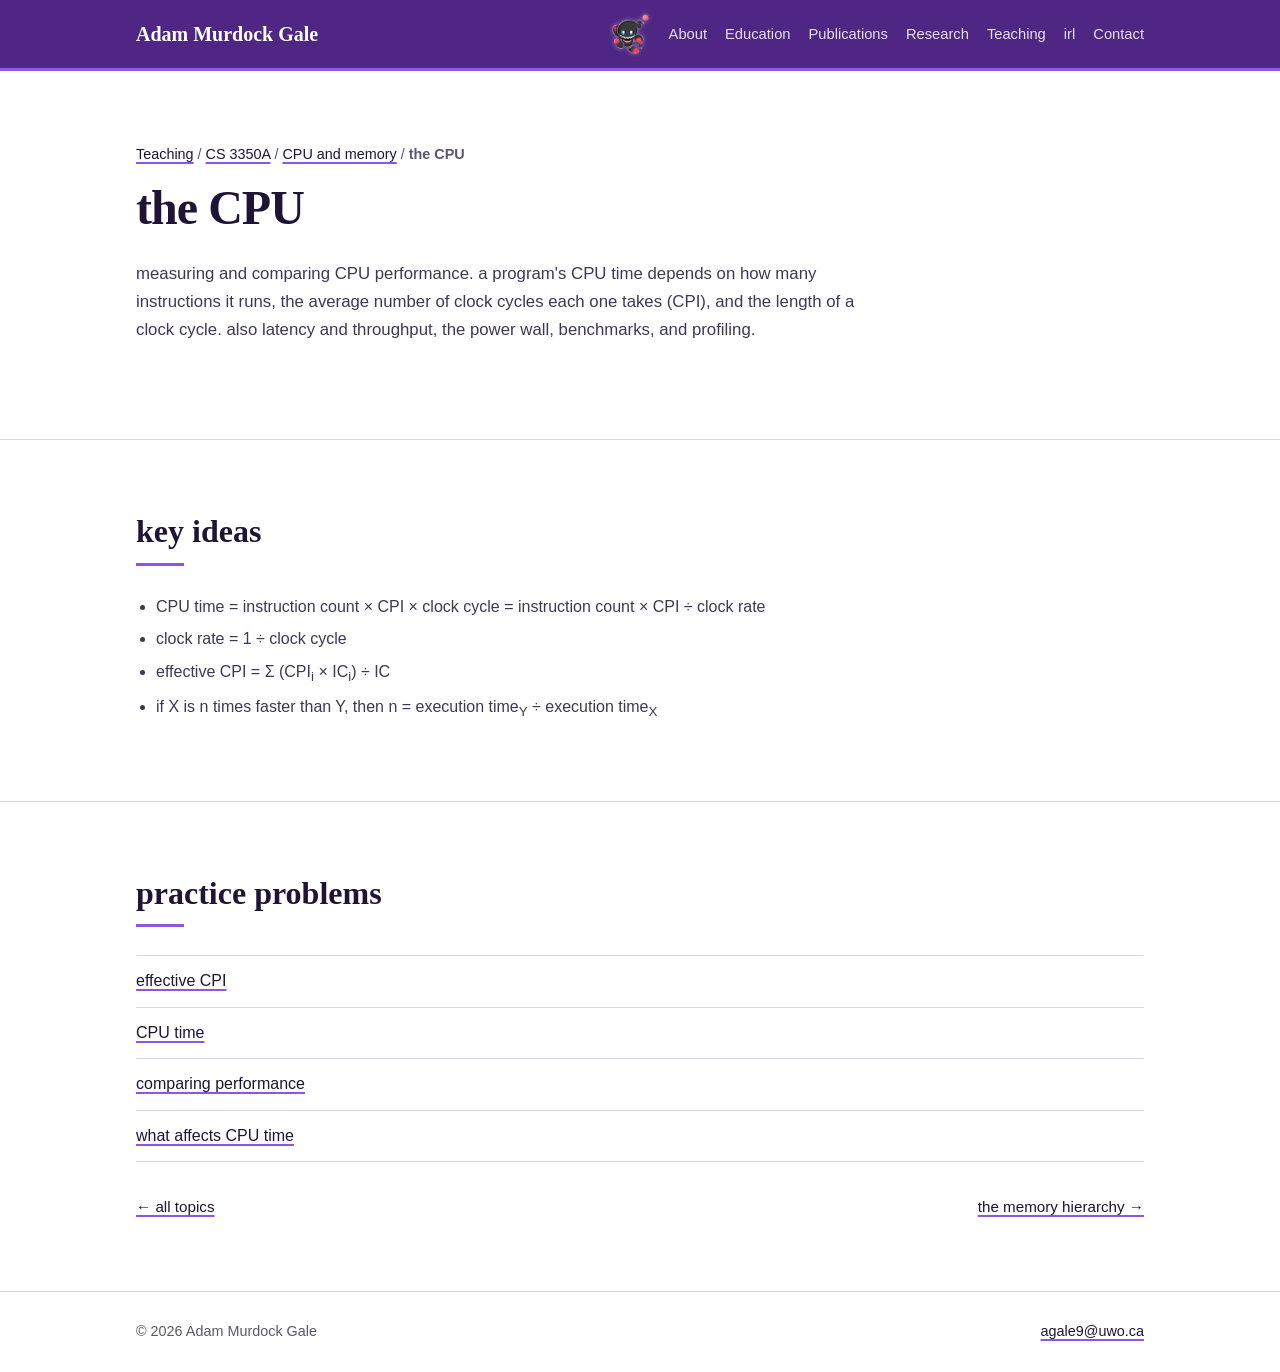
<file: teaching/3350/topic/index.html>
<!DOCTYPE html>
<html lang="en">
<head>
  <meta charset="UTF-8">
  <meta name="viewport" content="width=device-width, initial-scale=1.0">
  <meta name="description" content="CS 3350A Computer Organization: topic summary and practice problems.">
  <title>CS 3350A topic — Adam Murdock Gale</title>
  <link rel="icon" href="../../../favicon.ico" sizes="any">
  <link rel="icon" type="image/png" sizes="32x32" href="../../../images/favicon-32.png">
  <link rel="apple-touch-icon" href="../../../images/apple-touch-icon.png">
  <script>
    /* Pick the theme before first paint: saved choice, else the OS preference. */
    (function () {
      var t = null;
      try { t = localStorage.getItem("theme"); } catch (e) {}
      if (t !== "light" && t !== "dark") {
        t = window.matchMedia && window.matchMedia("(prefers-color-scheme: light)").matches ? "light" : "dark";
      }
      document.documentElement.setAttribute("data-theme", t);
    })();
  </script>
  <link rel="stylesheet" href="../../../assets/site.css">
</head>
<body>
  <header>
    <nav class="container" aria-label="Primary navigation">
      <a class="brand" href="../../../">Adam Murdock Gale</a>
      <div class="nav-right">
        <button class="theme-toggle" type="button" aria-label="Switch to dark mode" title="Switch to dark mode">
          <img class="chao chao-dark" src="../../../images/dark-chao.png" alt="" width="37" height="40">
          <img class="chao chao-hero" src="../../../images/hero-chao.png" alt="" width="23" height="40">
        </button>
        <div class="nav-links">
        <a href="../../../#about">About</a>
        <a href="../../../#education">Education</a>
        <a href="../../../#publications">Publications</a>
        <a href="../../../#projects">Research</a>
        <a href="../../../#teaching">Teaching</a>
        <a href="../../../#irl">irl</a>
        <a href="../../../#contact">Contact</a>
        </div>
      </div>
    </nav>
  </header>

  <main>
    <section id="topic">
      <div class="container">
        <p class="breadcrumb"><a href="../../../#teaching">Teaching</a> / <a href="../">CS 3350A</a> / <a id="crumb-cat" href="../topics/">Topics</a> / <strong id="crumb">Topic</strong></p>
        <h1 class="page-title" id="topic-title">Topic</h1>
        <p class="bio" id="topic-summary"></p>
        <noscript><p>this page needs javascript. <a href="../topics/">back to the topics</a>.</p></noscript>
      </div>
    </section>

    <section id="key-ideas">
      <div class="container">
        <h2>key ideas</h2>
        <ul class="key-ideas" id="topic-ideas"></ul>
      </div>
    </section>

    <section id="practice">
      <div class="container">
        <h2>practice problems</h2>
        <ul class="problem-links" id="topic-problems"></ul>
        <nav class="topic-pager" aria-label="Other topics">
          <a id="prev-topic" href="../topics/">← all topics</a>
          <a id="next-topic" href="../topics/">all topics →</a>
        </nav>
      </div>
    </section>
  </main>

  <footer>
    <div class="container">
      <span>© <span id="year">2026</span> Adam Murdock Gale</span>
      <span><a href="mailto:agale9+website@uwo.ca">agale9@uwo.ca</a></span>
    </div>
  </footer>

  <script src="../../../assets/theme.js"></script>
  <script src="../topics.js"></script>
  <script>
    document.getElementById("year").textContent = new Date().getFullYear();

    (function () {
      var slug = new URLSearchParams(location.search).get("t");
      var found = CS3350.find(slug) || { topic: CS3350.topics[0], index: 0 };
      var t = found.topic, i = found.index, n = CS3350.topics.length;

      document.title = t.title + " — CS 3350A — Adam Murdock Gale";
      document.getElementById("crumb").textContent = t.title;
      document.getElementById("topic-title").textContent = t.title;
      var cat = CS3350.categories[t.category], crumbCat = document.getElementById("crumb-cat");
      crumbCat.textContent = cat.title;
      crumbCat.href = "../topics/#" + cat.slug;
      document.getElementById("topic-summary").textContent = t.summary;

      var ideas = document.getElementById("topic-ideas");
      t.keyIdeas.forEach(function (k) {
        var li = document.createElement("li");
        li.innerHTML = k;   /* our own text; may contain <span class="ov"> bars */
        ideas.appendChild(li);
      });

      var list = document.getElementById("topic-problems");
      t.problems.forEach(function (p) {
        var li = document.createElement("li");
        var a = document.createElement("a");
        a.href = "../practice/?t=" + t.slug + "&p=" + p.id;
        a.textContent = p.title;
        li.appendChild(a);
        list.appendChild(li);
      });

      var prev = document.getElementById("prev-topic");
      var next = document.getElementById("next-topic");
      if (i > 0) {
        prev.href = "?t=" + CS3350.topics[i - 1].slug;
        prev.textContent = "← " + CS3350.topics[i - 1].title;
      }
      if (i < n - 1) {
        next.href = "?t=" + CS3350.topics[i + 1].slug;
        next.textContent = CS3350.topics[i + 1].title + " →";
      }
    })();
  </script>
</body>
</html>
</file>
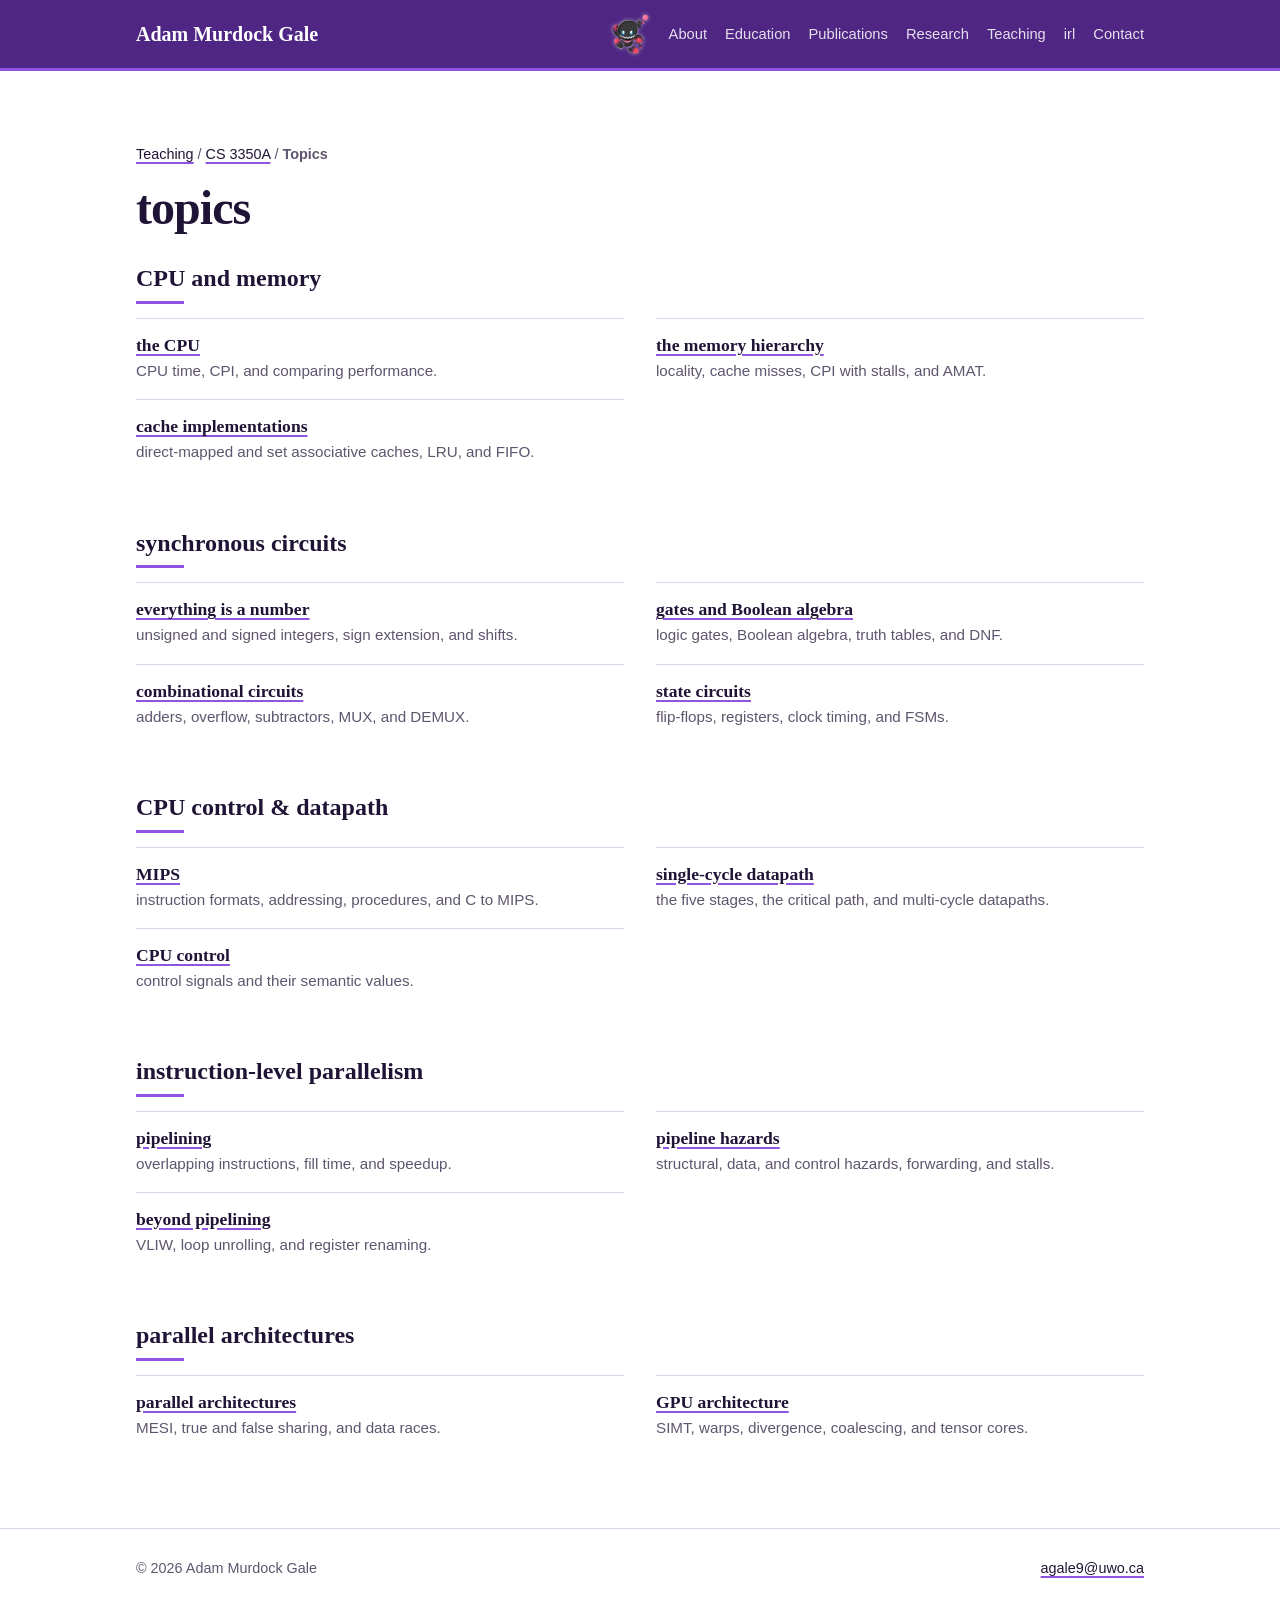
<file: teaching/3350/topics/index.html>
<!DOCTYPE html>
<html lang="en">
<head>
  <meta charset="UTF-8">
  <meta name="viewport" content="width=device-width, initial-scale=1.0">
  <meta name="description" content="CS 3350A Computer Organization: topics, grouped as on Brightspace.">
  <title>Topics — CS 3350A — Adam Murdock Gale</title>
  <link rel="icon" href="../../../favicon.ico" sizes="any">
  <link rel="icon" type="image/png" sizes="32x32" href="../../../images/favicon-32.png">
  <link rel="apple-touch-icon" href="../../../images/apple-touch-icon.png">
  <script>
    /* Pick the theme before first paint: saved choice, else the OS preference. */
    (function () {
      var t = null;
      try { t = localStorage.getItem("theme"); } catch (e) {}
      if (t !== "light" && t !== "dark") {
        t = window.matchMedia && window.matchMedia("(prefers-color-scheme: light)").matches ? "light" : "dark";
      }
      document.documentElement.setAttribute("data-theme", t);
    })();
  </script>
  <link rel="stylesheet" href="../../../assets/site.css">
</head>
<body>
  <header>
    <nav class="container" aria-label="Primary navigation">
      <a class="brand" href="../../../">Adam Murdock Gale</a>
      <div class="nav-right">
        <button class="theme-toggle" type="button" aria-label="Switch to dark mode" title="Switch to dark mode">
          <img class="chao chao-dark" src="../../../images/dark-chao.png" alt="" width="37" height="40">
          <img class="chao chao-hero" src="../../../images/hero-chao.png" alt="" width="23" height="40">
        </button>
        <div class="nav-links">
        <a href="../../../#about">About</a>
        <a href="../../../#education">Education</a>
        <a href="../../../#publications">Publications</a>
        <a href="../../../#projects">Research</a>
        <a href="../../../#teaching">Teaching</a>
        <a href="../../../#irl">irl</a>
        <a href="../../../#contact">Contact</a>
        </div>
      </div>
    </nav>
  </header>

  <main>
    <section id="topics">
      <div class="container">
        <p class="breadcrumb"><a href="../../../#teaching">Teaching</a> / <a href="../">CS 3350A</a> / <strong>Topics</strong></p>
        <h1 class="page-title">topics</h1>
        <div id="topic-menu"></div>
        <noscript><p>the topic list needs javascript. the <a href="../../../other/CS3350-Outline-Fall-2026.html">outline</a> lists the topics.</p></noscript>
      </div>
    </section>
  </main>

  <footer>
    <div class="container">
      <span>© <span id="year">2026</span> Adam Murdock Gale</span>
      <span><a href="mailto:agale9+website@uwo.ca">agale9@uwo.ca</a></span>
    </div>
  </footer>

  <script src="../../../assets/theme.js"></script>
  <script src="../topics.js"></script>
  <script>
    document.getElementById("year").textContent = new Date().getFullYear();

    (function () {
      var root = document.getElementById("topic-menu");
      CS3350.categories.forEach(function (cat, ci) {
        var h2 = document.createElement("h2");
        h2.className = "topic-cat";
        h2.id = cat.slug;
        h2.textContent = cat.title;
        root.appendChild(h2);
        var menu = document.createElement("ol");
        menu.className = "topic-menu";
        CS3350.topics.forEach(function (t) {
          if (t.category !== ci) return;
          var li = document.createElement("li");
          li.className = "topic-item";
          var h3 = document.createElement("h3");
          var a = document.createElement("a");
          a.href = "../topic/?t=" + t.slug;
          a.textContent = t.title;
          h3.appendChild(a);
          var p = document.createElement("p");
          p.textContent = t.blurb;
          li.appendChild(h3);
          li.appendChild(p);
          menu.appendChild(li);
        });
        root.appendChild(menu);
      });
    })();
  </script>
</body>
</html>
</file>
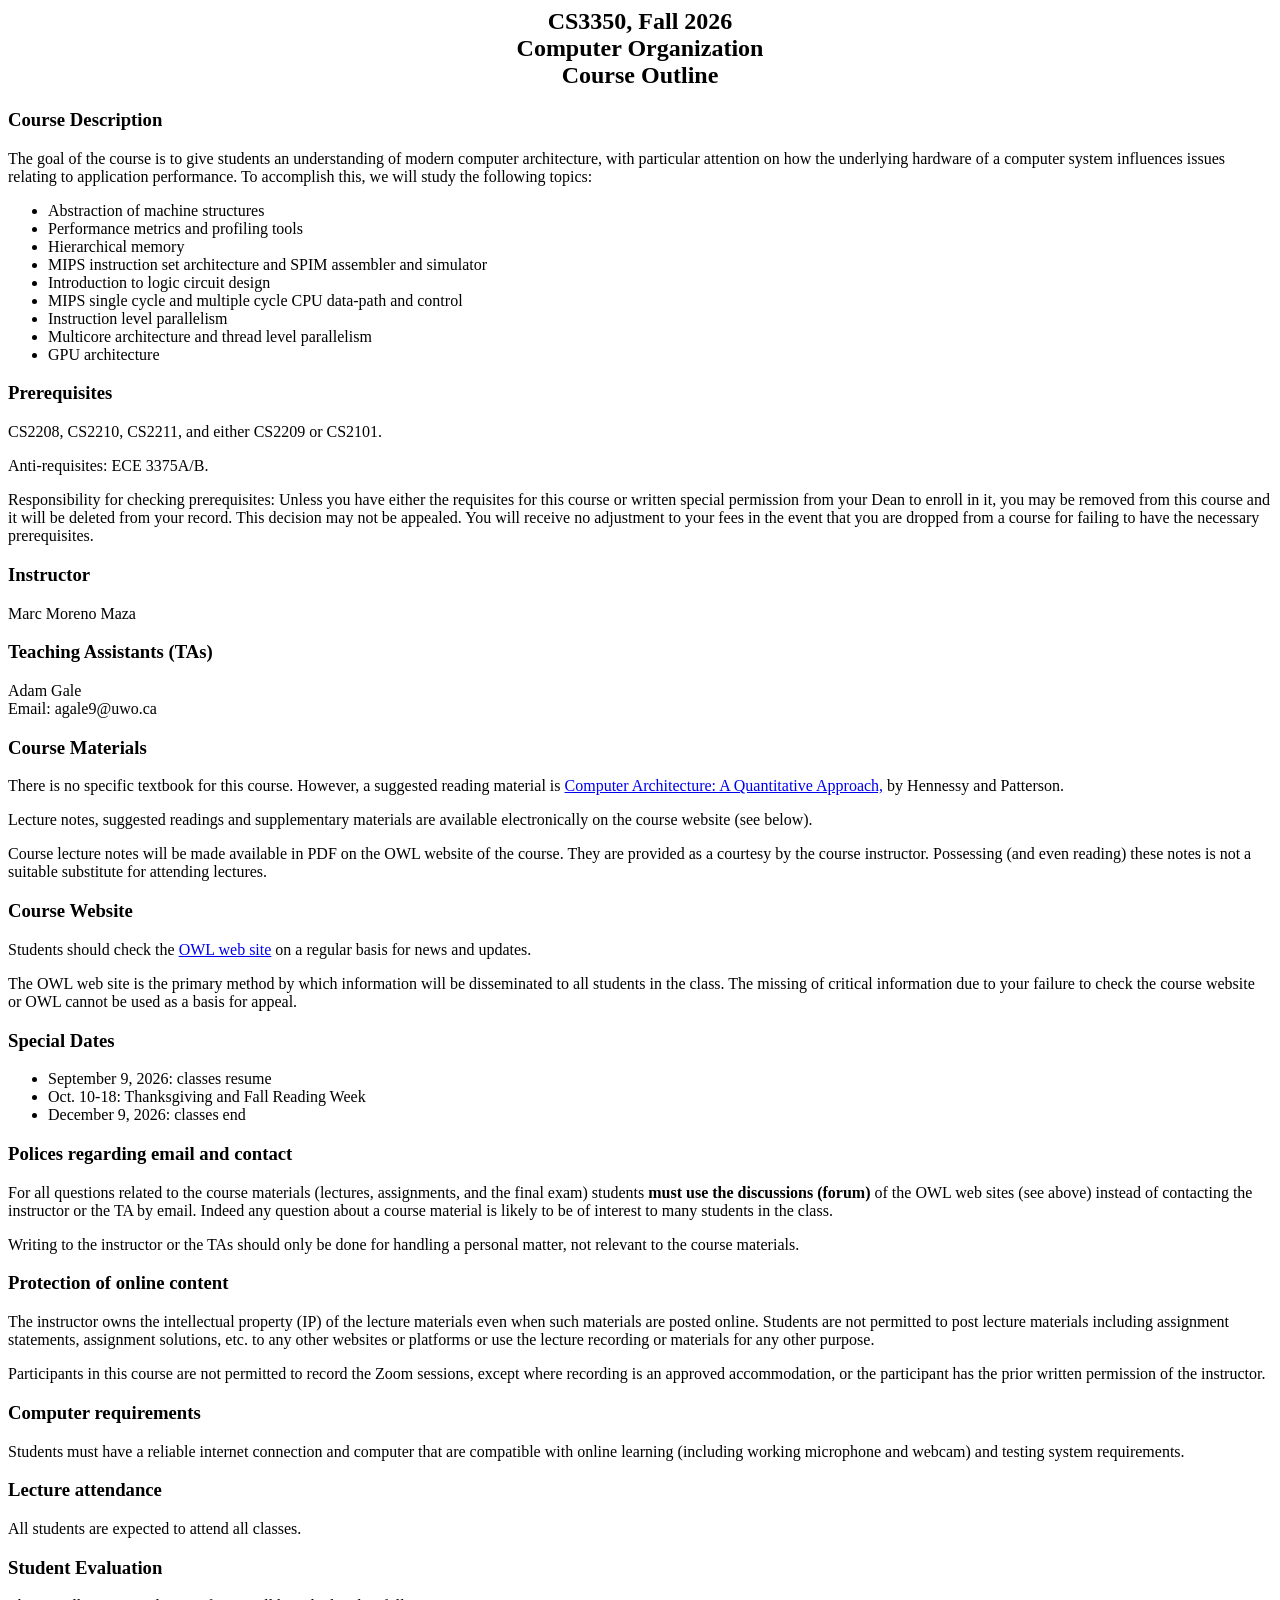
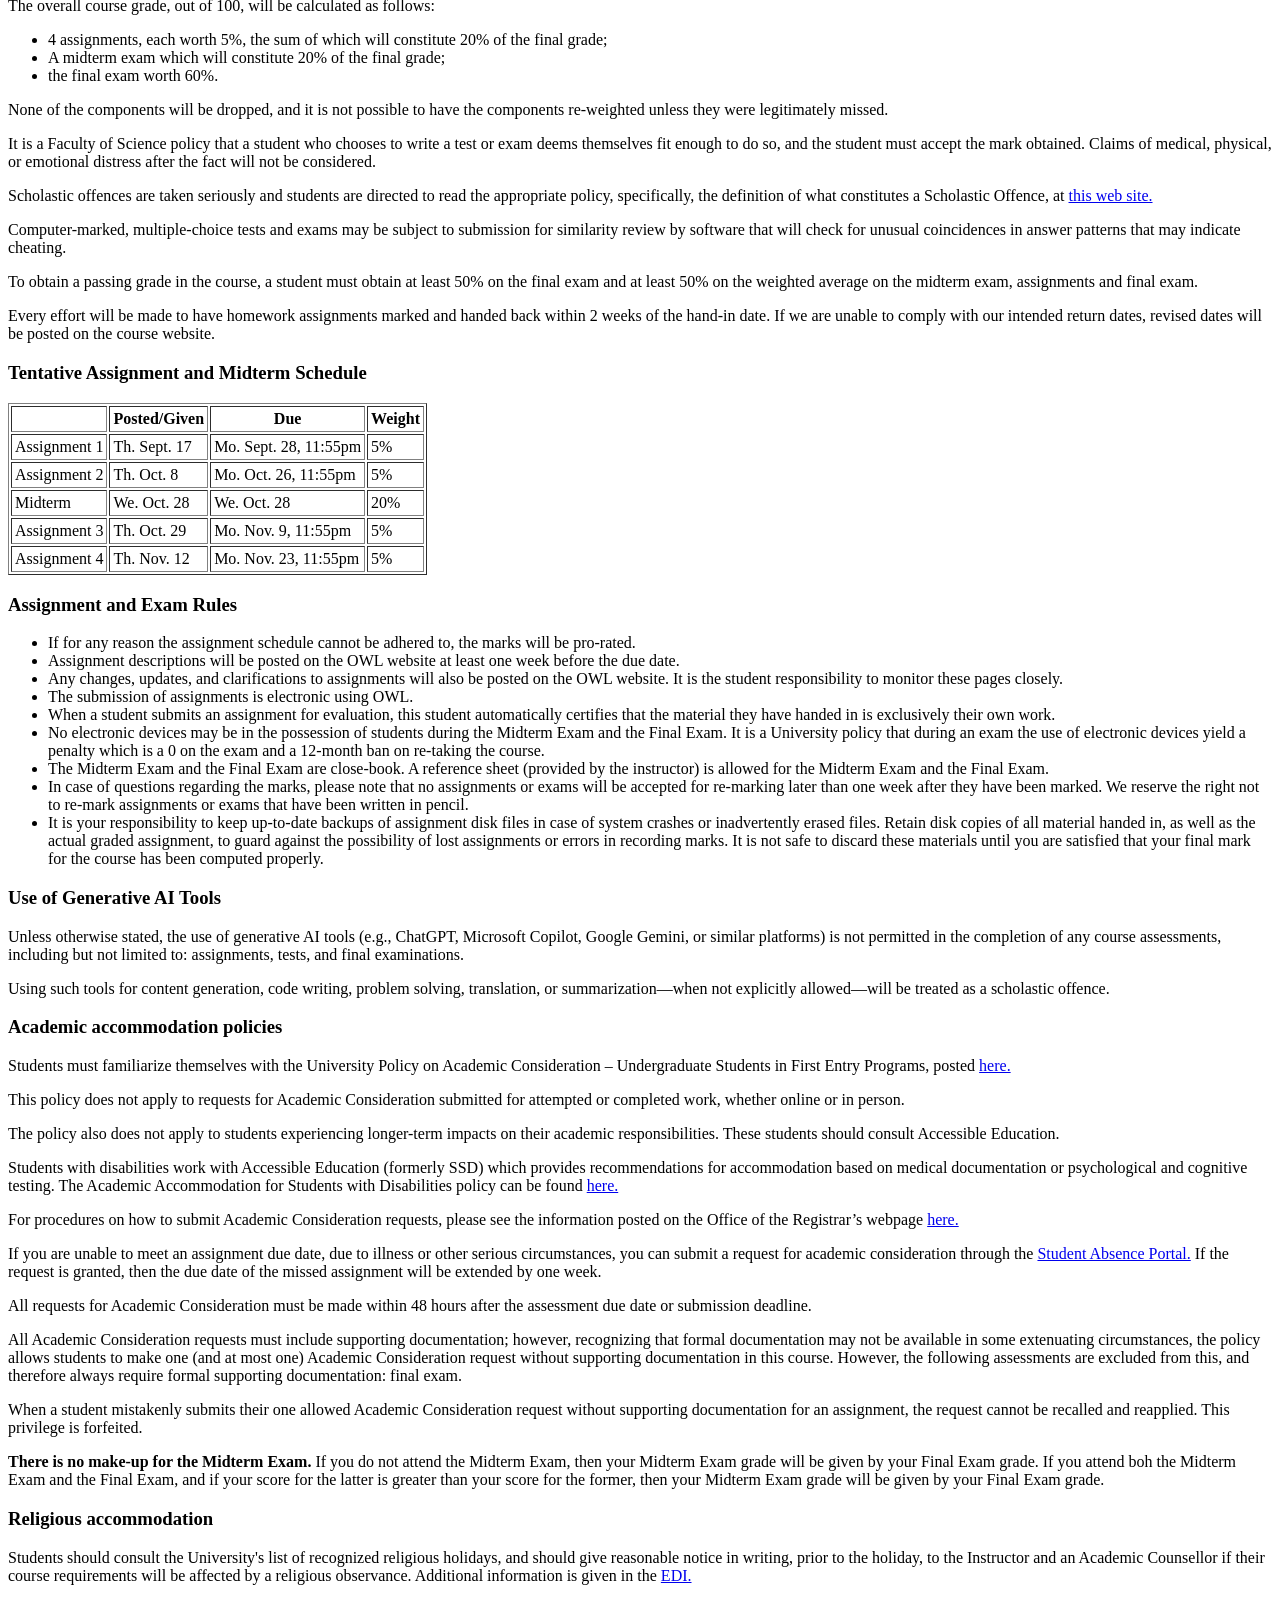
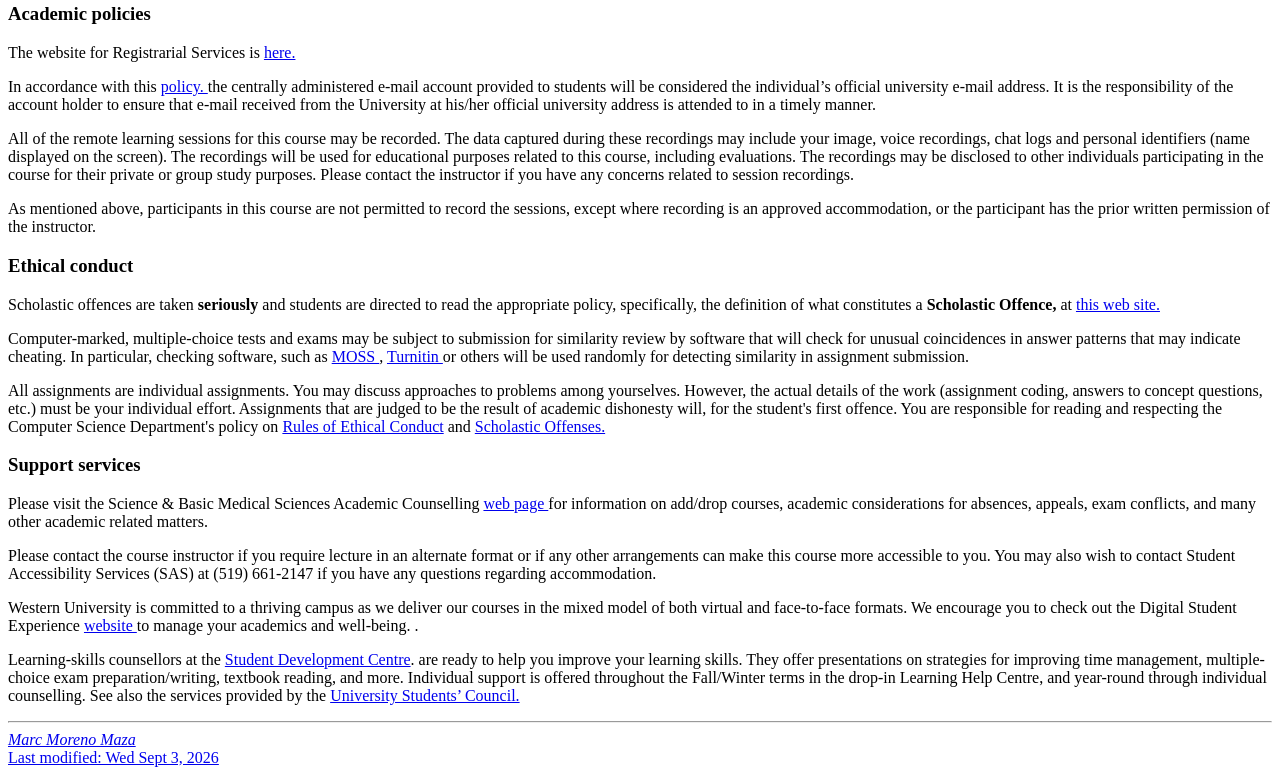
<file: other/CS3350-Outline-Fall-2026.html>
<html>
  <head>
    <meta name="generator" content="HTML Tidy, see www.w3.org">

    <title>Course Outline for CS3350, Fall 2026: Computer Organization</title>
  </head>


<body>
<center>
<H2>CS3350, Fall 2026<br>
Computer Organization<br>
Course Outline<br>
</H2>
</center>

<h3>Course Description</h3>
<p>

The goal of the course is to give students an understanding of modern computer architecture, with particular attention on how the underlying hardware of a computer system influences issues relating to application performance. To accomplish this, we will study the following topics:
 
<ul>
<li>Abstraction of machine structures</li>
<li>Performance metrics and profiling tools</li>
<li>Hierarchical memory </li>
<li>MIPS instruction set architecture and SPIM assembler and simulator </li>
<li>Introduction to logic circuit design</li>
<li>MIPS single cycle and multiple cycle CPU data-path and control </li>
<li>Instruction level parallelism </li>
<li>Multicore architecture and thread level parallelism</li>
<li>GPU architecture </li>
</ul>

</p>

<h3>Prerequisites</h3>
<p>
CS2208, CS2210, CS2211, and either CS2209 or CS2101. 
</p>
<p>
Anti-requisites: ECE 3375A/B.
</p>

<p>
Responsibility for checking prerequisites: Unless you have either the
requisites for this course or written special permission from your
Dean to enroll in it, you may be removed from this course and it will
be deleted from your record. This decision may not be appealed. You
will receive no adjustment to your fees in the event that you are
dropped from a course for failing to have the necessary prerequisites.
</p>


<h3>Instructor</h3>

<p>
Marc Moreno Maza<br>
</p>

<h3>Teaching Assistants (TAs)</h3>

<p>
  Adam Gale<br> Email: agale9@uwo.ca<br>
</p>

<h3>Course Materials</h3>

<p>
  There is no specific textbook for this course.
  However, a suggested reading material is
<a href="https://dl.acm.org/doi/10.5555/1999263">  
  Computer Architecture: A Quantitative Approach,</a> by Hennessy and Patterson.
<br>  

<p>
  Lecture notes, suggested readings and supplementary materials are available electronically on the course website (see below). <br>  

<p>
Course lecture notes will be made available in PDF 
on the OWL website of the course.
They are provided as a courtesy by the course instructor. Possessing
(and even reading) these notes is not a suitable substitute for 
attending lectures. <br>


<h3>Course Website</h3>
<p>
  Students should check  the

  <a href="https://westernu.brightspace.com/d2l/home/200295"> OWL web site</a> 

on a regular basis for news and updates.</p>

<p>
The OWL web site is the primary method by
 which information will be disseminated to all students in the class. 
The missing of critical information due to your failure to check the 
course website or OWL cannot be used as a basis for appeal.
</p>


  
<h3> Special Dates </h3>
<ul>
<li> September 9, 2026: classes resume </li>
<li> Oct. 10-18:  Thanksgiving and Fall Reading Week </li>
<li> December 9, 2026:  classes end </li>
</ul>



<h3>Polices regarding email and contact</h3>


<p>
  For all questions related to the course materials (lectures, assignments,
  and the final exam) students <b> must use the discussions
    (forum) </b> of the 
  OWL web sites (see above) instead of contacting the instructor or the TA
  by email. 
  Indeed any question about a course material
  is likely to be of interest to many students in the class.
</p>

    <p>
Writing to the instructor or the TAs </b>  should only</b>  be done for
handling a personal matter, not relevant to the course materials.
</p>




<h3> Protection of  online content</h3>

<p> The instructor owns the intellectual property (IP) of the lecture 
  materials even when such materials are
posted online. Students are not permitted to post lecture materials
including assignment statements, assignment solutions, etc. to any other
websites or platforms or use the lecture recording or materials for any other
  purpose.</p>

<p> Participants in this course are not permitted to record the Zoom 
sessions, except where recording is an approved accommodation, or the
participant has the prior written permission of the instructor.</p>


<h3> Computer requirements </h3>

<p>
Students must have a reliable internet connection and computer that
are compatible with online learning (including working
microphone and webcam) and 
   <a href="https://www.proctortrack.com/tech-requirements/"> </a> testing system requirements.  </p>


<h3> Lecture attendance </h3>

All students are expected to attend all classes.


<h3>Student Evaluation</h3>
<p>
The overall course grade, out of 100, will be calculated as follows:

</p>
<ul>



<li> 4 assignments,  each worth 5%, 
the sum of which will constitute 20% of the final grade;
</li>

<li> A midterm exam which will constitute 20% of the final grade;</li>

<li> the final exam worth 60%.</li>
</ul>

<p>
None of the components will be dropped, and it is not possible to have the components re-weighted unless  they were legitimately missed.


</p><p>
It is a Faculty of Science policy that a student who chooses to write a 
test or exam deems themselves fit enough to do so,
 and the student must accept the mark obtained. Claims of medical, 
physical, or emotional distress after the fact will not be considered.


</p><p>
Scholastic offences are taken seriously and students are directed to 
read the appropriate policy, specifically, the definition of what 
constitutes a Scholastic Offence, at 
<a href="https://www.uwo.ca/univsec/academic_policies/undergrad-disciplinary-matters.html" > this web site. </a>


</p><p>
Computer-marked, multiple-choice tests and exams may be subject to 
submission for similarity review by software that will check for unusual
 coincidences in answer patterns that may indicate cheating.

</p><p>
To obtain a passing grade in the course, a student must 
obtain at least 50% on the final exam and at least 50% on the weighted
average on the midterm exam, assignments and final exam. 


</p><p>
Every effort will be made to have homework assignments marked 
and handed back within 2 weeks of the hand-in date. 
If we are unable to comply with our intended return dates,
revised dates will be posted on the course website.
</p>


<h3> Tentative Assignment and Midterm Schedule </h3>




	  <TABLE CELLPADDING=3 BORDER="1">
		<TR><TH>&nbsp;</TH><TH><B>Posted/Given</B></TH><TH><B>Due</B></TH><TH><b>Weight</b></TH>
		</TR>
		
		<TR><TD>Assignment 1</TD><TD>Th. Sept. 17</TD><TD>Mo. Sept. 28, 11:55pm</TD><TD>5%</TD>
		</TR>
		<TR><TD>Assignment 2</TD><TD>Th. Oct. 8</TD><TD>Mo. Oct. 26, 11:55pm</TD><TD>5%</TD>
		</TR>		
		<TR><TD>Midterm</TD><TD>We. Oct. 28</TD><TD>We. Oct. 28</TD><TD>20%</TD>
		</TR>
		<TR><TD>Assignment 3</TD><TD>Th. Oct. 29</TD><TD>Mo. Nov. 9, 11:55pm</TD><TD>5%</TD>
		</TR>		
		<TR><TD>Assignment 4</TD><TD>Th. Nov. 12</TD><TD>Mo. Nov. 23, 11:55pm</TD><TD>5%</TD>
		</TR>		
		
	  </TABLE>

<h3> Assignment and Exam Rules </h3>


<ul>

<li> If for any reason the assignment schedule cannot be adhered to, 
      the marks will be pro-rated. 

</li><li> Assignment descriptions will be posted on the OWL website 
    at least one week before the due date.

</li><li> Any changes, updates, and clarifications to assignments will
  also be posted on the OWL website.  It is the student responsibility to monitor
  these pages closely.

</li><li> The submission of assignments is electronic using OWL.

</li><li>  When a student submits an assignment for evaluation,
           this student automatically  certifies that 
          the material they have handed in is exclusively their own work.

</li><li>  No electronic devices may be in the possession
          of students during the Midterm Exam 
    and the Final Exam. It is a University policy
    that during an exam the use of electronic devices
    yield a penalty which is a 0 on the exam and
    a 12-month ban on re-taking the course. 

</li><li> The Midterm Exam and the Final Exam are close-book.
           A reference sheet (provided by the 
instructor) is allowed for the Midterm Exam and the Final Exam.


</li><li> In case of questions regarding the marks, please note that no 
assignments or exams will be accepted for re-marking 
later than one week after they have been marked. We reserve the right 
not to re-mark assignments or exams that have been written in pencil.

</li><li>
It is your responsibility to keep up-to-date backups of 
assignment disk files in case of system crashes or inadvertently 
erased files. Retain disk copies of all material handed in,
as well as the actual graded assignment, to guard against the 
possibility of lost assignments or errors in recording marks.
It is not safe to discard these materials until you are satisfied that
your final mark for the course has been computed properly.
</li></ul>


<h3>Use of Generative AI Tools</h3>

<p>
Unless otherwise stated, the use of generative AI tools (e.g., ChatGPT, Microsoft Copilot, Google Gemini, or similar platforms) is not permitted in the completion of any course assessments, including but not limited to: assignments, tests, and final examinations. </p>

<p>
Using such tools for content generation, code writing, problem solving, translation, or summarization—when not explicitly allowed—will be treated as a scholastic offence.
 </p>






<h3> Academic accommodation policies </h3>

<p> Students must familiarize themselves with the University Policy on Academic Consideration – Undergraduate Students in First Entry Programs, posted 
  <a href="https://www.uwo.ca/univsec/pdf/academic_policies/appeals/academic_consideration_Sep24.pdf" > here. </a>
</p>

<p> This policy does not apply to requests for Academic Consideration submitted for attempted or completed work, whether online or in person. </p>

<p> The policy also does not apply to students experiencing longer-term impacts on their academic responsibilities. These students should consult Accessible Education. </p>

<p> Students with disabilities work with Accessible Education (formerly SSD) which provides recommendations for accommodation based on medical documentation or
  psychological and cognitive testing. The Academic Accommodation for Students with Disabilities policy can be found 
<a href="https://www.uwo.ca/univsec/pdf/academic_policies/appeals/Academic Accommodation_disabilities.pdf" > here. </a>
</p>


<p>  For procedures on how to submit Academic Consideration requests, please see the information posted on the Office of the Registrar’s webpage
  <a href="https://registrar.uwo.ca/academics/academic_considerations/" > here. </a>
</p>
  

<p> If you are unable to meet an assignment 
due date, due to illness or other 
  serious circumstances, you can submit a request for academic consideration
  through the 
  <a href="https://registrar.uwo.ca/academics/academic_considerations/index.html" > Student Absence Portal.</a> 

If the request is granted, then  the due date 
of the missed assignment will be extended by one week.
</p>

<p>  All requests for Academic Consideration must be made within 48 hours after the assessment due date or submission deadline.  </p>


<p>  All Academic Consideration requests must include supporting documentation; however, recognizing that formal documentation may not be available in some extenuating circumstances, the policy allows students to make one (and at most one) Academic Consideration request without supporting documentation in this course. However, the following assessments are excluded from this, and therefore always require formal supporting documentation:
 final exam.  </p>

<p> When a student mistakenly submits their one allowed Academic Consideration request without supporting documentation for an assignment, the request cannot be recalled and reapplied. This privilege is forfeited. </p>

<p>
      <b> There is no make-up for the Midterm Exam. </b> If you do not attend
	the Midterm Exam, then your Midterm Exam grade will be given
      by your Final Exam grade. If you attend boh the  Midterm Exam
      and the Final Exam, and if your score for the latter is greater
      than your score for the former, then your Midterm Exam grade will be given
      by your Final Exam grade.
</p>


<h3> Religious accommodation</h3>

<p>  Students should consult the University's list of recognized
religious holidays, and should give reasonable notice in writing,
prior to the holiday, to the Instructor and an Academic Counsellor if
  their course requirements will be affected by a religious observance. Additional information is given in the
  <a href="https://www.edi.uwo.ca/about-us/resources/" > EDI. </a>
</p>



<h3> Academic policies</h3>

<p>  The website for Registrarial Services is <a href="http://www.registrar.uwo.ca"> here. </a>  </p>

<p> In accordance with this <a href="http://www.uwo.ca/its/identity/activatenonstudent.html" > policy. </a>
 the centrally administered e-mail account provided to students will be considered
the individual’s official university e-mail address. It is the
responsibility of the account holder to ensure that e-mail received
from the University at his/her official university address is attended
to in a timely manner.</p>


<p> All of the remote learning sessions for this course may be recorded.
  The data captured during these
recordings may include your image, voice recordings, chat logs and personal identifiers (name
displayed on the screen). The recordings will be used for educational purposes related to this course,
including evaluations. The recordings may be disclosed to other individuals participating in the course
for their private or group study purposes. Please contact the instructor if you have any concerns
  related to session recordings. </p>


<p> As mentioned above, participants in this course are not permitted
to record the sessions, except where recording is an approved
accommodation, or the participant has the prior written permission of
the instructor.</p>


<h3>Ethical conduct</h3>


<p>
Scholastic offences are taken <b> seriously </b>  and students are directed to 
read the appropriate policy, specifically, the definition of what 
constitutes a <b> Scholastic Offence, </b> at
<a href="https://www.uwo.ca/univsec/academic_policies/undergrad-disciplinary-matters.html" > this web site. </a>
</p>

<p>
Computer-marked, multiple-choice tests and exams may be subject to 
submission for similarity review by software that will check for unusual
coincidences in answer patterns that may indicate cheating.
In particular, checking software, such as 
<a href="https://theory.stanford.edu/~aiken/moss/" > MOSS  </a>, 
<a href="http://www.turnitin.com"> Turnitin </a>
or others
will be used randomly for detecting similarity in assignment submission.
</p>


<p>
All assignments are individual assignments. You may  
discuss approaches to problems among yourselves. However, the 
actual details of the work (assignment coding, answers to concept
questions, etc.) must be your individual effort. Assignments that 
are judged to be the result of academic dishonesty will, for the 
student's first offence. You are responsible for reading and respecting 
the Computer Science Department's policy on 
<a href="https://www.csd.uwo.ca/undergraduate/current/policies/ethical_conduct.html">Rules of Ethical Conduct</a>
and
<a href="https://www.csd.uwo.ca/undergraduate/current/policies/scholastic_offenses.html"> 
Scholastic Offenses.</a>
</p>


<h3> Support services</h3>


<p> Please visit the Science & Basic Medical Sciences Academic Counselling 
<a href="https://www.uwo.ca/sci/counselling"> web page <a>
  for information on
add/drop courses, academic considerations for absences, appeals, exam conflicts, and many other
  academic related matters. </p>

<p> Please contact the course instructor if you require lecture in an alternate format or
if any other arrangements can make this course more accessible to you. You may also wish to contact
Student Accessibility Services (SAS) at (519) 661-2147 if you have any questions regarding
  accommodation. </p>

<p> Western University is committed to a thriving campus as we deliver our courses in the mixed
model of both virtual and face-to-face formats. We encourage you to check out the Digital Student
  Experience <a href="https://studentexperience.uwo.ca/index.html"> website <a> to manage your academics and well-being.
  .  </p>

<p>
  Learning-skills counsellors at the
<a href="https://learning.uwo.ca/"> Student Development Centre</a>.
are ready to help you improve your learning 
skills. They offer presentations on strategies for improving time 
management, multiple-choice exam preparation/writing, textbook reading, 
and more. Individual support is offered throughout the Fall/Winter terms
 in the drop-in Learning Help Centre, and year-round through individual 
counselling.
See also the services provided by the
<a href="http://westernusc.ca/services/">  University Students’ Council.

  
 
    <hr>
    <address>Marc Moreno Maza</address>


Last modified: Wed Sept 3, 2026

  </body></html>
</file>
<file: assets/site.css>
/* Shared styles for maestrood.github.io (main page and course pages) */

:root {
  color-scheme: dark;

  /* Western University brand colours
     https://brand.westernu.ca/visual-identity/colours.html */
  --western-purple: #4f2683;   /* primary */
  --white: #ffffff;            /* primary */
  --orchid: #8f55e0;           /* secondary */
  --deep-focus: #201436;       /* secondary */
  --grey: #818284;             /* secondary */
  --sky: #7deafb;              /* accent: small details only */

  /* How the site uses them */
  --paper: var(--deep-focus);              /* page background */
  --wash: #301a51;                         /* Western Purple at 35% over Deep Focus */
  --ink: var(--white);                     /* headings, primary text */
  --body-text: rgba(255, 255, 255, 0.85);  /* paragraphs */
  --muted: rgba(255, 255, 255, 0.70);      /* secondary text */
  --line: var(--western-purple);           /* dividers, card borders */
  --brand: var(--western-purple);          /* header bar, primary button, tags */
  --accent: var(--orchid);                 /* decoration only: underlines, rules (3.7:1 on Deep Focus, too low for small text) */
  --link-hover: var(--sky);                /* underline colour on hover */
}

/* Light mode: white page, Deep Focus text, same purple header */
:root[data-theme="light"] {
  color-scheme: light;
  --paper: var(--white);
  --wash: #f1eef5;                         /* Western Purple at 8% over white */
  --ink: var(--deep-focus);                /* 17.3:1 on white */
  --body-text: rgba(32, 20, 54, 0.85);     /* 11.1:1 */
  --muted: rgba(32, 20, 54, 0.72);         /* 6.9:1 */
  --line: #dcd4e6;                         /* Western Purple at 20% over white */
  --link-hover: var(--western-purple);
}

* { box-sizing: border-box; }

html { scroll-behavior: smooth; }

body {
  margin: 0;
  font-family: Inter, ui-sans-serif, -apple-system, BlinkMacSystemFont, "Segoe UI", sans-serif;
  color: var(--ink);
  background: var(--paper);
  line-height: 1.65;
  overflow-wrap: break-word;
}

a {
  color: var(--ink);
  text-decoration: underline;
  text-decoration-color: var(--accent);
  text-decoration-thickness: 2px;
  text-underline-offset: 3px;
}
a:hover { text-decoration-color: var(--link-hover); }

.container {
  width: min(1008px, calc(100% - 40px)); /* one width for every section: 240px portrait + 48px gap + 720px text */
  margin: 0 auto;
}

header {
  position: sticky;
  top: 0;
  z-index: 10;
  background: var(--brand);
  border-bottom: 3px solid var(--accent);
}

header nav {
  display: flex;
  align-items: center;
  justify-content: space-between;
  min-height: 68px;
  gap: 24px;
}

.brand {
  display: inline-flex;
  align-items: center;
  gap: 8px;
  color: var(--white);
  text-decoration: none;
  font-family: Georgia, "Times New Roman", serif;
  font-size: 1.25rem;
  font-weight: 700;
}

.chao { height: 40px; width: auto; flex: none; filter: drop-shadow(0 0 2px rgba(236, 232, 243, 0.45)); }

/* Theme toggle: dark chao in light mode (switches to dark), hero chao in dark mode (switches to light) */
.theme-toggle {
  /* Fixed 40x40 box: both chao images sit centred in the same spot, so the
     button never changes size or position and a second click toggles back */
  display: inline-flex;
  align-items: center;
  justify-content: center;
  width: 40px;
  height: 40px;
  flex: none;
  padding: 0;
  border: 0;
  background: none;
  cursor: pointer;
  line-height: 0;
}
.theme-toggle .chao { max-width: 40px; max-height: 40px; }
.theme-toggle:hover .chao { transform: scale(1.06); }
.theme-toggle:focus-visible { outline: 2px solid var(--sky); outline-offset: 3px; border-radius: 6px; }
.theme-toggle .chao-hero { display: none; }
[data-theme="dark"] .theme-toggle .chao-dark { display: none; }
[data-theme="dark"] .theme-toggle .chao-hero { display: block; }

.nav-right { display: flex; align-items: center; gap: 18px; }

.nav-links {
  display: flex;
  flex-wrap: wrap;
  align-items: center;
  gap: 18px;
  font-size: 0.92rem;
}

/* The header stays Western Purple in both themes, so its text is always white */
.nav-links a { color: rgba(255, 255, 255, 0.85); text-decoration: none; }
.nav-links a:hover { color: var(--white); text-decoration: underline; text-decoration-color: var(--sky); }

#about { background: linear-gradient(180deg, var(--wash), var(--paper)); }

h2 { color: var(--ink); }

h2::after {
  content: "";
  display: block;
  width: 48px;
  height: 3px;
  margin-top: 12px;
  background: var(--accent);
}

main { min-height: 70vh; }

section {
  padding: 72px 0;
  border-bottom: 1px solid var(--line);
  scroll-margin-top: 84px;
}

.hero {
  display: grid;
  grid-template-columns: 240px 1fr;
  gap: 48px;
  align-items: start;
}

.portrait-figure { margin: 0; width: 240px; }

.portrait-figure figcaption {
  margin-top: 8px;
  color: var(--muted);
  font-size: 0.85rem;
  line-height: 1.4;
}

.portrait {
  display: block;
  width: 240px;
  height: auto;
  object-fit: cover;
  border-radius: 12px;
  background: var(--wash);
  border: 1px solid var(--line);
}

.portrait-placeholder {
  display: grid;
  place-items: center;
  color: var(--western-purple);
  text-align: center;
  font-size: 0.9rem;
}

h1, h2, h3 {
  font-family: Georgia, "Times New Roman", serif;
  line-height: 1.2;
}

h1 {
  margin: 0 0 8px;
  font-size: clamp(2.2rem, 5vw, 4rem);
  letter-spacing: -0.02em;
}

h2 {
  margin: 0 0 28px;
  font-size: 2rem;
}

h3 {
  margin: 0 0 6px;
  font-size: 1.25rem;
}

.subtitle {
  color: var(--ink);
  font-size: 1.12rem;
  font-weight: 700;
}

.bio {
  max-width: 720px;
  margin: 24px 0;
  color: var(--body-text);
  font-size: 1.05rem;
}

.actions {
  display: flex;
  flex-wrap: wrap;
  gap: 10px;
  margin-top: 24px;
}

.button {
  display: inline-block;
  padding: 9px 14px;
  border: 1px solid var(--grey);
  border-radius: 7px;
  color: var(--ink);
  text-decoration: none;
  background: transparent;
  font-weight: 700;
  font-size: 0.92rem;
}

.button.primary {
  background: var(--brand);
  border-color: var(--brand);
  color: var(--white);
}

.button:hover { text-decoration: none; transform: translateY(-1px); border-color: var(--accent); }
.button.primary:hover { background: var(--accent); border-color: var(--accent); }

.links { font-size: 0.92rem; }
.links a { font-weight: 600; }

.personal { flex: 1; color: var(--muted); margin: 0; }

.irl { display: flex; align-items: flex-start; gap: 32px; }

.cat {
  display: block;
  flex: none;
  width: 160px;
  height: auto;
  border-radius: 10px;
  border: 1px solid var(--line);
}

.grid {
  display: grid;
  grid-template-columns: repeat(2, minmax(0, 1fr));
  gap: 24px;
}

.card {
  padding: 22px;
  border: 1px solid var(--line);
  border-radius: 10px;
  background: var(--paper);
}

.card p { margin: 8px 0 0; color: var(--muted); }

.meta {
  color: var(--muted);
  font-size: 0.92rem;
}

.publication {
  display: grid;
  grid-template-columns: 110px 1fr;
  gap: 18px;
  padding: 18px 0;
  border-top: 1px solid var(--line);
}

.publication:last-child { border-bottom: 1px solid var(--line); }

.year {
  align-self: start;
  padding-left: 10px;
  border-left: 3px solid var(--accent);
  color: var(--ink);
  font-weight: 800;
}

.publication p { margin: 4px 0 0; color: var(--muted); }

.news-item {
  display: grid;
  grid-template-columns: 120px 1fr;
  gap: 20px;
  padding: 14px 0;
  border-top: 1px solid var(--line);
}

.news-item:last-child { border-bottom: 1px solid var(--line); }

.news-date { color: var(--muted); }

footer {
  padding: 28px 0;
  color: var(--muted);
  font-size: 0.9rem;
}

footer .container {
  display: flex;
  justify-content: space-between;
  gap: 20px;
}

h2 + h3.group, h3.group {
  margin: 36px 0 4px;
  color: var(--muted);
  font-family: Inter, ui-sans-serif, -apple-system, BlinkMacSystemFont, "Segoe UI", sans-serif;
  font-size: 0.85rem;
  font-weight: 700;
  letter-spacing: 0.06em;
  text-transform: uppercase;
}

h2 + h3.group { margin-top: 0; }

.tag {
  display: inline-block;
  margin-left: 6px;
  padding: 1px 8px;
  border-radius: 999px;
  background: var(--brand);
  color: var(--white);
  font-size: 0.78rem;
  font-weight: 700;
  vertical-align: middle;
}

.interests { margin: 0; padding-left: 20px; color: var(--body-text); }

@media (max-width: 760px) {
  /* Phone header: name + chao on one row, links on a compact row below.
     Not sticky here, so it doesn't eat a slice of a small screen. */
  header { position: static; }
  header nav {
    display: grid;
    grid-template-columns: 1fr auto;
    align-items: center;
    gap: 6px 12px;
    min-height: 0;
    padding: 10px 0 12px;
  }
  .nav-right { display: contents; }
  .theme-toggle { grid-column: 2; grid-row: 1; }
  .nav-links { grid-column: 1 / -1; justify-content: flex-start; gap: 2px 16px; font-size: 0.9rem; }
  .nav-links a { padding: 4px 0; }   /* taller tap targets */
  section { padding: 48px 0; scroll-margin-top: 0; }
  h2 { font-size: 1.75rem; }
  h3 { font-size: 1.1rem; }
  .subtitle { font-size: 1rem; }
  .bio { font-size: 1rem; }
  .card { padding: 16px; }
  .hero { grid-template-columns: 1fr; gap: 28px; }
  .portrait-figure, .portrait { width: 180px; }
  .irl { flex-direction: column; gap: 20px; }
  .cat { width: 140px; }
  .grid { grid-template-columns: 1fr; }
  .publication, .news-item { grid-template-columns: 1fr; gap: 4px; }
  footer .container { flex-direction: column; }
}

/* Course pages */
.breadcrumb { margin: 0 0 12px; color: var(--muted); font-size: 0.9rem; }
.page-title { font-size: clamp(1.9rem, 4.5vw, 3rem); }

.placeholder-box {
  padding: 22px;
  border: 1px dashed var(--grey);
  border-radius: 10px;
  color: var(--body-text);
}
.placeholder-box p { margin: 0 0 14px; }
.button:disabled { opacity: 0.5; cursor: not-allowed; transform: none; }

/* Course topic menu */
:root { --spring: #b9f876; --tiger: #f0a757; }

.topic-menu {
  list-style: none;
  margin: 0;
  padding: 0;
  display: grid;
  grid-template-columns: repeat(2, minmax(0, 1fr));
  gap: 0 32px;
}
.topic-item {
  padding: 16px 0;
  border-top: 1px solid var(--line);
}
/* topics page: one heading per Brightspace category */
.topic-cat { margin: 48px 0 14px; font-size: 1.5rem; scroll-margin-top: 84px; }
.topic-cat::after { margin-top: 8px; }
.topic-cat:first-of-type { margin-top: 28px; }
.topic-item h3 { margin: 0 0 2px; font-size: 1.1rem; }
.topic-item p { margin: 0; color: var(--muted); font-size: 0.95rem; }

/* Topic pages */
.key-ideas { margin: 0; padding-left: 20px; color: var(--body-text); max-width: 820px; }
.key-ideas li { margin: 6px 0; }

.problem-links { list-style: none; margin: 0; padding: 0; }
.problem-links li {
  display: flex;
  justify-content: space-between;
  align-items: baseline;
  gap: 16px;
  padding: 12px 0;
  border-top: 1px solid var(--line);
}
.problem-links li:last-child { border-bottom: 1px solid var(--line); }
.status { font-size: 0.8rem; font-weight: 700; white-space: nowrap; color: var(--muted); }
.status.ready::before { content: "● "; color: var(--spring); }
.status.soon::before { content: "○ "; }

.topic-pager {
  display: flex;
  justify-content: space-between;
  gap: 16px;
  margin-top: 32px;
  font-size: 0.95rem;
}

/* Practice page: an app-style screen. The page itself never scrolls; the text menu on the
   left and the problem on the right each scroll on their own, so the menu is always visible. */
body.app { height: 100vh; height: 100dvh; display: flex; flex-direction: column; overflow: hidden; }
body.app > header { position: static; flex: none; }
body.app > main { flex: 1; min-height: 0; min-width: 0; display: flex; }
body.app > footer { display: none; }
.practice-app { flex: 1; min-height: 0; min-width: 0; display: flex; flex-direction: column; padding: 0; border: 0; }
.practice-bar { display: flex; flex-wrap: wrap; align-items: center; gap: 4px 16px; padding: 6px 0; flex: none; }
.practice-bar .breadcrumb { margin: 0; font-size: 0.85rem; }

/* App pages get a slimmer header (the chao toggle keeps its fixed 40x40 box) */
body.app header nav { min-height: 52px; }
body.app header { border-bottom-width: 2px; }
body.app .brand { font-size: 1.1rem; }
.practice-app .container { width: min(1600px, calc(100% - 32px)); }
.menu-toggle { display: none; }

.practice-layout {
  flex: 1;
  min-height: 0;
  display: grid;
  grid-template-columns: 300px minmax(0, 1fr);
  gap: 20px;
  padding-bottom: 14px;
}
.practice-menu {
  min-height: 0;
  overflow-y: auto;
  padding: 6px 6px 6px 0;
  border-right: 1px solid var(--line);
  font-family: ui-monospace, "SFMono-Regular", Menlo, Consolas, "Liberation Mono", monospace;
  font-size: 0.95rem;
  line-height: 1.45;
}
.practice-menu ol, .practice-menu ul { list-style: none; margin: 0; padding: 0; }
.practice-menu a { display: block; color: var(--body-text); text-decoration: none; padding: 2px 6px; border-radius: 3px; }
.practice-menu a:hover { color: var(--ink); text-decoration: underline; text-decoration-color: var(--link-hover); }
.practice-menu a:focus-visible { outline: 2px solid var(--sky); outline-offset: 1px; }
.menu-cat + .menu-cat { margin-top: 6px; }
.menu-cat-title { display: block; padding: 2px 6px; color: var(--muted); font-size: 0.82em; letter-spacing: 0.02em; }
.menu-cat > ol { padding-left: 1.5ch; }
/* the open topic and the current problem are both highlighted */
.menu-topic-item.is-open > .menu-topic { font-weight: 700; }
.menu-topic-item ul { margin: 1px 0 6px; }
.menu-topic-item li { display: flex; }
.menu-topic-item li::before { content: "├─"; flex: none; padding: 2px 0 0 1.6ch; color: var(--muted); }
.menu-topic-item li:last-child::before { content: "└─"; }
.menu-problem { flex: 1; }
.practice-menu .menu-topic-item.is-open > .menu-topic, .practice-menu .menu-problem[aria-current] { background: var(--brand); color: var(--white); }
:root[data-theme="light"] .practice-menu .menu-topic-item.is-open > .menu-topic,
:root[data-theme="light"] .practice-menu .menu-problem[aria-current] { background: #efe9f7; color: var(--western-purple); }

.problem-panel {
  margin-top: 0;
  min-height: 0;
  overflow-y: auto;
  padding: 16px 22px;
  padding: 24px;
  border: 1px solid var(--line);
  border-radius: 10px;
  background: var(--paper);
}
.problem-panel h2 { margin-bottom: 10px; font-size: 1.45rem; }
.problem-panel h2::after { display: none; }
.problem-panel { font-size: 1.08rem; }
.problem-panel code, .problem-panel .problem-code, .problem-panel .problem-table { font-size: 1.02rem; }
.problem-panel code { font-family: ui-monospace, "SFMono-Regular", Menlo, Consolas, "Liberation Mono", monospace; color: var(--ink); }

/* Work on the left, solution on the right once it is shown (stacks on narrow screens) */
.problem-grid { display: grid; grid-template-columns: minmax(0, 1fr); gap: 0 28px; align-items: start; }
/* (practice.js decides which of these fits the screen) */
.problem-grid.has-solution { grid-template-columns: minmax(0, 1.25fr) minmax(0, 1fr); }
.problem-grid.has-solution .solution { margin-top: 0; padding-left: 24px; border-left: 1px solid var(--line); }
.problem-grid.split .problem-work { display: grid; grid-template-columns: minmax(0, 1fr) minmax(0, max-content); gap: 0 28px; align-items: start; }
.problem-grid.split .problem-prompt { grid-column: 1; grid-row: 1 / span 2; }
.problem-grid.split .answer-form, .problem-grid.split .feedback { grid-column: 2; }
.problem-grid.split .answer-area { flex-direction: column; }
.problem-grid.split .answer-area > * { flex: 0 0 auto; }
.problem-grid.has-solution.split { grid-template-columns: minmax(0, 1.7fr) minmax(0, 1fr); }

/* A table of answers and the remaining answer boxes sit side by side when there is room */
.answer-area { display: flex; flex-wrap: wrap; align-items: flex-start; gap: 0 36px; }
.answer-area > .table-wrap { flex: 0 1 auto; }
.answer-area > .code-blanks { flex: 1 1 100%; }
.answer-area > .answer-grid { flex: 1 1 260px; }
.answer-area > .table-wrap + .answer-grid { margin-top: 4px; }

/* Answer boxes share one grid so they line up in a single column */
.answer-grid { display: grid; grid-template-columns: max-content minmax(0, 1fr); gap: 10px 16px; align-items: center; margin: 12px 0 4px; }
.answer-grid > label { font-weight: 700; color: var(--ink); }
.answer-grid > label.is-wide { grid-column: 1 / -1; font-weight: 600; margin-top: 4px; }
.answer-grid > .answer-slot.is-wide { grid-column: 1 / -1; margin-top: -6px; }
.answer-slot select { max-width: 100%; }

/* Streak rank pop-up */
.rank-pop {
  position: fixed;
  z-index: 50;
  pointer-events: none;
  transform: translate(-50%, -100%);
  filter: drop-shadow(0 2px 0 rgba(0, 0, 0, 0.55)) drop-shadow(0 0 6px rgba(0, 0, 0, 0.25));
  animation: rank-pop 1.4s cubic-bezier(.2, .8, .3, 1) forwards;
  image-rendering: pixelated;
}
.rank-pop.is-max { height: 56px; width: auto; }
@keyframes rank-pop {
  0%   { opacity: 0; transform: translate(-50%, -100%) scale(0.3); }
  14%  { opacity: 1; transform: translate(-50%, -110%) scale(1.15); }
  26%  { transform: translate(-50%, -110%) scale(1); }
  75%  { opacity: 1; transform: translate(-50%, -150%) scale(1); }
  100% { opacity: 0; transform: translate(-50%, -190%) scale(0.95); }
}
@media (prefers-reduced-motion: reduce) {
  .rank-pop { animation: rank-fade 1.2s ease forwards; }
  @keyframes rank-fade { 0%, 70% { opacity: 1; } 100% { opacity: 0; } }
}
.problem-panel .breadcrumb { margin-bottom: 6px; }
.problem-prompt { color: var(--body-text); }
.problem-prompt p { margin: 0 0 12px; }

.problem-table { border-collapse: collapse; margin: 4px 0 16px; font-variant-numeric: tabular-nums; }
.problem-table th, .problem-table td { padding: 6px 16px; border: 1px solid var(--line); text-align: center; }
.problem-table th { color: var(--ink); background: var(--wash); }

.answer-form { margin-top: 8px; }
.answer-row { display: flex; flex-wrap: wrap; align-items: center; gap: 10px; margin: 10px 0; }
.answer-row label { font-weight: 700; color: var(--ink); }
.answer-row input {
  width: 9em;
  padding: 8px 10px;
  border: 2px solid var(--grey);
  border-radius: 7px;
  background: var(--paper);
  color: var(--ink);
  font: inherit;
  font-variant-numeric: tabular-nums;
}
.answer-row input:focus-visible { outline: 2px solid var(--sky); outline-offset: 2px; }
.answer-row input.is-right { border-color: var(--spring); }
.answer-row input.is-wrong { border-color: var(--tiger); }
.mark { display: inline-block; width: 1.2em; font-weight: 800; }

.feedback:empty { display: none; }
.feedback {
  margin-top: 18px;
  padding: 12px 16px;
  border-left: 4px solid var(--grey);
  border-radius: 4px;
  background: var(--wash);
  color: var(--body-text);
}
.feedback.is-right { border-left-color: var(--spring); }
.feedback.is-wrong { border-left-color: var(--tiger); }

.solution { margin-top: 18px; color: var(--body-text); }
.solution h4 { margin: 0 0 6px; color: var(--ink); font-size: 1rem; }
.solution p { margin: 0 0 8px; }
.work { font-variant-numeric: tabular-nums; overflow-wrap: anywhere; }

.table-wrap { max-width: 100%; overflow-x: auto; }
.answer-table { font-size: 1.02rem; }
.answer-table th, .answer-table td { padding: 3px 8px; vertical-align: middle; }
.answer-table td:first-child { white-space: nowrap; }
.answer-form .answer-table input, .answer-form .answer-table select, .answer-form .code-blanks input, .answer-form .code-blanks select { padding: 2px 5px; }
.answer-table .mark, .code-blanks .mark { width: 1.1ch; }
.answer-cell { display: inline-flex; align-items: center; gap: 4px; white-space: nowrap; }
.answer-form select, .answer-form input {
  padding: 5px 9px;
  border: 2px solid var(--grey);
  border-radius: 7px;
  background: var(--paper);
  color: var(--ink);
  font: inherit;
  font-variant-numeric: tabular-nums;
}
.answer-form select:focus-visible, .answer-form input:focus-visible { outline: 2px solid var(--sky); outline-offset: 2px; }
.answer-form .is-right { border-color: var(--spring); }
.answer-form .is-wrong { border-color: var(--tiger); }
.problem-code {
  margin: 4px 0 16px;
  padding: 12px 16px;
  border: 1px solid var(--line);
  border-radius: 7px;
  background: var(--wash);
  color: var(--ink);
  font-family: ui-monospace, "SFMono-Regular", Menlo, Consolas, "Liberation Mono", monospace;
  font-size: 0.9rem;
  line-height: 1.6;
  overflow-x: auto;
  white-space: pre;
}
.code-line { min-height: 1.6em; display: flex; align-items: center; flex-wrap: nowrap; white-space: pre; }
.code-blanks .answer-cell { margin: 2px 0; }
.code-blanks select, .code-blanks input { font-family: inherit; font-size: inherit; }
.expr { font-family: Georgia, "Times New Roman", serif; font-size: 1.15rem; color: var(--ink); }
.fsm { display: block; width: 100%; max-width: 380px; height: auto; margin: 4px 0 12px; color: var(--ink); }
.feedback ul { margin: 6px 0 0; padding-left: 20px; }
.solution ul { margin: 0 0 8px; padding-left: 20px; }
.solution .problem-table { margin-top: 0; }

.answer-row.is-wide { flex-direction: column; align-items: flex-start; gap: 4px; }
.answer-row.is-wide label { font-weight: 600; }
.answer-row.is-wide select { max-width: 100%; }

@media (max-width: 900px) {
  .practice-layout { grid-template-columns: 220px minmax(0, 1fr); gap: 14px; }
  .practice-menu { font-size: 0.88rem; }
}

/* Phones: one column; the menu becomes a drop-down under the ☰ button */
@media (max-width: 640px) {
  .practice-layout { grid-template-columns: minmax(0, 1fr); position: relative; }
  .menu-toggle {
    display: block;
    width: 100%;
    margin-top: 6px;
    padding: 8px 10px;
    border: 1px solid var(--grey);
    border-radius: 7px;
    background: var(--paper);
    color: var(--ink);
    font: inherit;
    font-size: 0.9rem;
    font-weight: 600;
    text-align: left;
    white-space: nowrap;
    overflow: hidden;
    text-overflow: ellipsis;
    cursor: pointer;
  }
  .practice-menu {
    display: none;
    position: absolute;
    inset: 0 0 auto 0;
    z-index: 5;
    max-height: 70vh;
    padding: 8px;
    border: 1px solid var(--line);
    border-radius: 8px;
    background: var(--paper);
    box-shadow: 0 8px 24px rgba(0, 0, 0, 0.25);
  }
  .practice-menu.is-open { display: block; }
  .problem-panel { padding: 14px; }
}

@media (max-width: 760px) {
  .topic-menu { grid-template-columns: 1fr; }
  .topic-item { grid-template-columns: 1fr auto; }
  .problem-panel { padding: 16px; }
  .problem-table th, .problem-table td { padding: 6px 10px; }
}

/* FSM diagrams: a halo in the panel colour keeps labels readable where arrows cross */
.fsm-label { paint-order: stroke; stroke: var(--paper); stroke-width: 4px; stroke-linejoin: round; }

/* Exam cheat sheet: a small [Cheat Sheet] button beside the title opens the matching pages */
.problem-head { position: relative; display: flex; flex-wrap: wrap; align-items: baseline; gap: 4px 14px; margin-bottom: 10px; }
.problem-head h2 { margin: 0; }
.cheat-btn {
  padding: 0;
  border: 0;
  background: none;
  color: var(--ink);
  font-family: ui-monospace, "SFMono-Regular", Menlo, Consolas, "Liberation Mono", monospace;
  font-size: 0.9rem;
  font-weight: 700;
  text-decoration: underline;
  text-decoration-color: var(--accent);
  text-decoration-thickness: 2px;
  text-underline-offset: 3px;
  cursor: pointer;
}
.cheat-btn:hover, .cheat-btn[aria-expanded="true"] { text-decoration-color: var(--link-hover); }
.cheat-btn:focus-visible { outline: 2px solid var(--sky); outline-offset: 3px; border-radius: 3px; }
.cheat-btn[hidden] { display: none; }
.cheat-pop {
  position: absolute;
  top: 100%;
  left: 0;
  z-index: 20;
  width: min(700px, 100%);
  max-height: 72vh;
  overflow-y: auto;
  margin-top: 6px;
  padding: 10px;
  border: 1px solid var(--line);
  border-radius: 8px;
  background: #ffffff;                 /* the scanned sheet is black on white in both themes */
  box-shadow: 0 10px 28px rgba(0, 0, 0, 0.3);
}
.cheat-pop[hidden] { display: none; }
.cheat-pop img { display: block; max-width: 100%; height: auto; margin: 0 auto; }
.cheat-pop img + img { margin-top: 10px; padding-top: 10px; border-top: 1px solid #ddd; }

/* Exam-style cache tables: one row per line, a thicker rule between sets */
.answer-table tr.group-start td { border-top: 2px solid var(--grey); }
.answer-table .mark-cell { border: 0; padding-left: 2px; }
.answer-form .answer-table input[data-part] { text-align: center; padding: 2px 3px; }
.problem-prompt .problem-table { display: block; max-width: 100%; overflow-x: auto; }

.course-links { margin: 14px 0 0; font-size: 1.05rem; color: var(--muted); }

/* Wrong-answer ring burst (drawn in CSS) */
.ring-layer { position: fixed; inset: 0; z-index: 60; pointer-events: none; overflow: hidden; }
.ring { position: absolute; left: 0; top: 0; width: 22px; height: 22px; will-change: transform; }
.ring-spin {
  display: block;
  width: 100%;
  height: 100%;
  border: 4px solid #f6c21a;
  border-radius: 50%;
  box-shadow: 0 0 0 1px #9a6a00, inset 0 0 0 1px #9a6a00, inset 2px 2px 0 1px #fff3b0;
  animation: ring-spin 0.45s linear infinite;
}
@keyframes ring-spin {
  0%, 100% { transform: scaleX(1); }
  50% { transform: scaleX(0.18); }
}
.answer-form .answer-table td select { width: 100%; min-width: 4.5em; }

/* Short screens (e.g. 1366x768 laptops): tighten spacing, keep text readable */
@media (max-height: 760px) and (min-width: 641px) {
  .problem-panel { padding: 10px 18px; font-size: 1rem; }
  .problem-panel h2 { font-size: 1.3rem; }
  .problem-head { margin-bottom: 6px; }
  .problem-prompt p { margin-bottom: 8px; }
  .problem-table th, .problem-table td { padding: 4px 12px; }
  .answer-table th, .answer-table td { padding: 2px 7px; }
  .answer-grid { gap: 7px 14px; margin-top: 8px; }
  .answer-form select, .answer-form input { padding: 3px 8px; }
  .problem-code { padding: 8px 12px; margin-bottom: 10px; }
  .fsm { max-width: 300px; }
  .actions { margin-top: 14px; }
  .feedback { margin-top: 10px; padding: 8px 14px; }
  .practice-menu { font-size: 0.88rem; line-height: 1.35; }
}
@media (max-width: 1100px) and (min-width: 641px) {
  .practice-layout { grid-template-columns: 210px minmax(0, 1fr); gap: 14px; }
  .practice-menu { font-size: 0.86rem; }
}

/* units after an answer box (ns, ps, %, …) match the surrounding text */
.answer-cell .meta { font-size: inherit; color: var(--body-text); }

/* Negation as a bar over the negated part, as on the exams */
/* each bar is its own box, so x̄ȳ (two bars) never looks like one bar over xy */
.ov { display: inline-block; border-top: 1.5px solid currentColor; padding-top: 1px; margin: 0 0.07em; line-height: 1.15; }
.ov .ov { margin-top: 2px; }
/* step-by-step Boolean algebra in solutions */
.derive { margin: 4px 0 10px; padding: 8px 12px; border-left: 3px solid var(--line); font-family: Georgia, "Times New Roman", serif; font-size: 1.05rem; line-height: 1.9; color: var(--ink); }
.derive .meta { font-family: Inter, ui-sans-serif, -apple-system, BlinkMacSystemFont, "Segoe UI", sans-serif; font-size: 0.85rem; }
/* Light mode: a softer check button on the practice page */
:root[data-theme="light"] .answer-form .button.primary { background: #efe9f7; border-color: var(--western-purple); color: var(--western-purple); }
:root[data-theme="light"] .answer-form .button.primary:hover { background: var(--western-purple); border-color: var(--western-purple); color: var(--white); }

/* Ring counter, top right of the practice page */
.ring-count {
  margin-left: auto;
  display: inline-flex;
  align-items: center;
  gap: 7px;
  padding: 2px 4px;
  font-family: ui-monospace, "SFMono-Regular", Menlo, Consolas, "Liberation Mono", monospace;
  font-size: 1rem;
  font-weight: 800;
  line-height: 1;
  user-select: none;
  cursor: default;
}
.ring-icon { display: inline-block; width: 20px; height: 20px; }
.ring-icon .ring-spin { border-width: 3px; animation-duration: 0.9s; }
.ring-label {
  color: #f6c21a;
  font-style: italic;
  letter-spacing: 0.06em;
  text-shadow: 1px 1px 0 #6b4a00, -1px -1px 0 #6b4a00, 1px -1px 0 #6b4a00, -1px 1px 0 #6b4a00, 2px 2px 0 #6b4a00;
}
.ring-num { display: inline-block; min-width: 3ch; color: var(--ink); font-variant-numeric: tabular-nums; }
.ring-count.is-gain .ring-num { animation: ring-gain 0.22s ease; }
.ring-count.is-loss { animation: ring-shake 0.45s ease; }
.ring-count.is-loss .ring-num { animation: ring-flash 1.1s steps(1); }
@keyframes ring-gain { 40% { transform: scale(1.35); color: #f6c21a; } }
@keyframes ring-shake { 20% { transform: translateX(-5px); } 40% { transform: translateX(5px); } 60% { transform: translateX(-3px); } 80% { transform: translateX(3px); } }
@keyframes ring-flash { 0%, 30%, 60% { color: #ff5a5a; } 15%, 45%, 75% { color: var(--ink); } }
.ring.is-small { width: 16px; height: 16px; }
.ring.is-small .ring-spin { border-width: 3px; }
@media (prefers-reduced-motion: reduce) {
  .ring-icon .ring-spin { animation: none; }
  .ring-count.is-gain .ring-num, .ring-count.is-loss, .ring-count.is-loss .ring-num { animation: none; }
}

/* Units in problems (GHz, ns, ps, …): hover or tap for their value */
.unit { text-decoration: underline dotted; text-underline-offset: 3px; cursor: help; }
.unit:focus-visible { outline: 2px solid var(--sky); outline-offset: 1px; }
.unit-tip {
  position: fixed;
  z-index: 70;
  max-width: 290px;
  padding: 7px 11px;
  border-radius: 6px;
  background: var(--ink);
  color: var(--paper);
  font-size: 0.88rem;
  line-height: 1.4;
  box-shadow: 0 4px 14px rgba(0, 0, 0, 0.3);
  pointer-events: none;
}
.unit-tip span { display: block; margin-top: 3px; font-size: 0.8rem; opacity: 0.8; }
</file>
